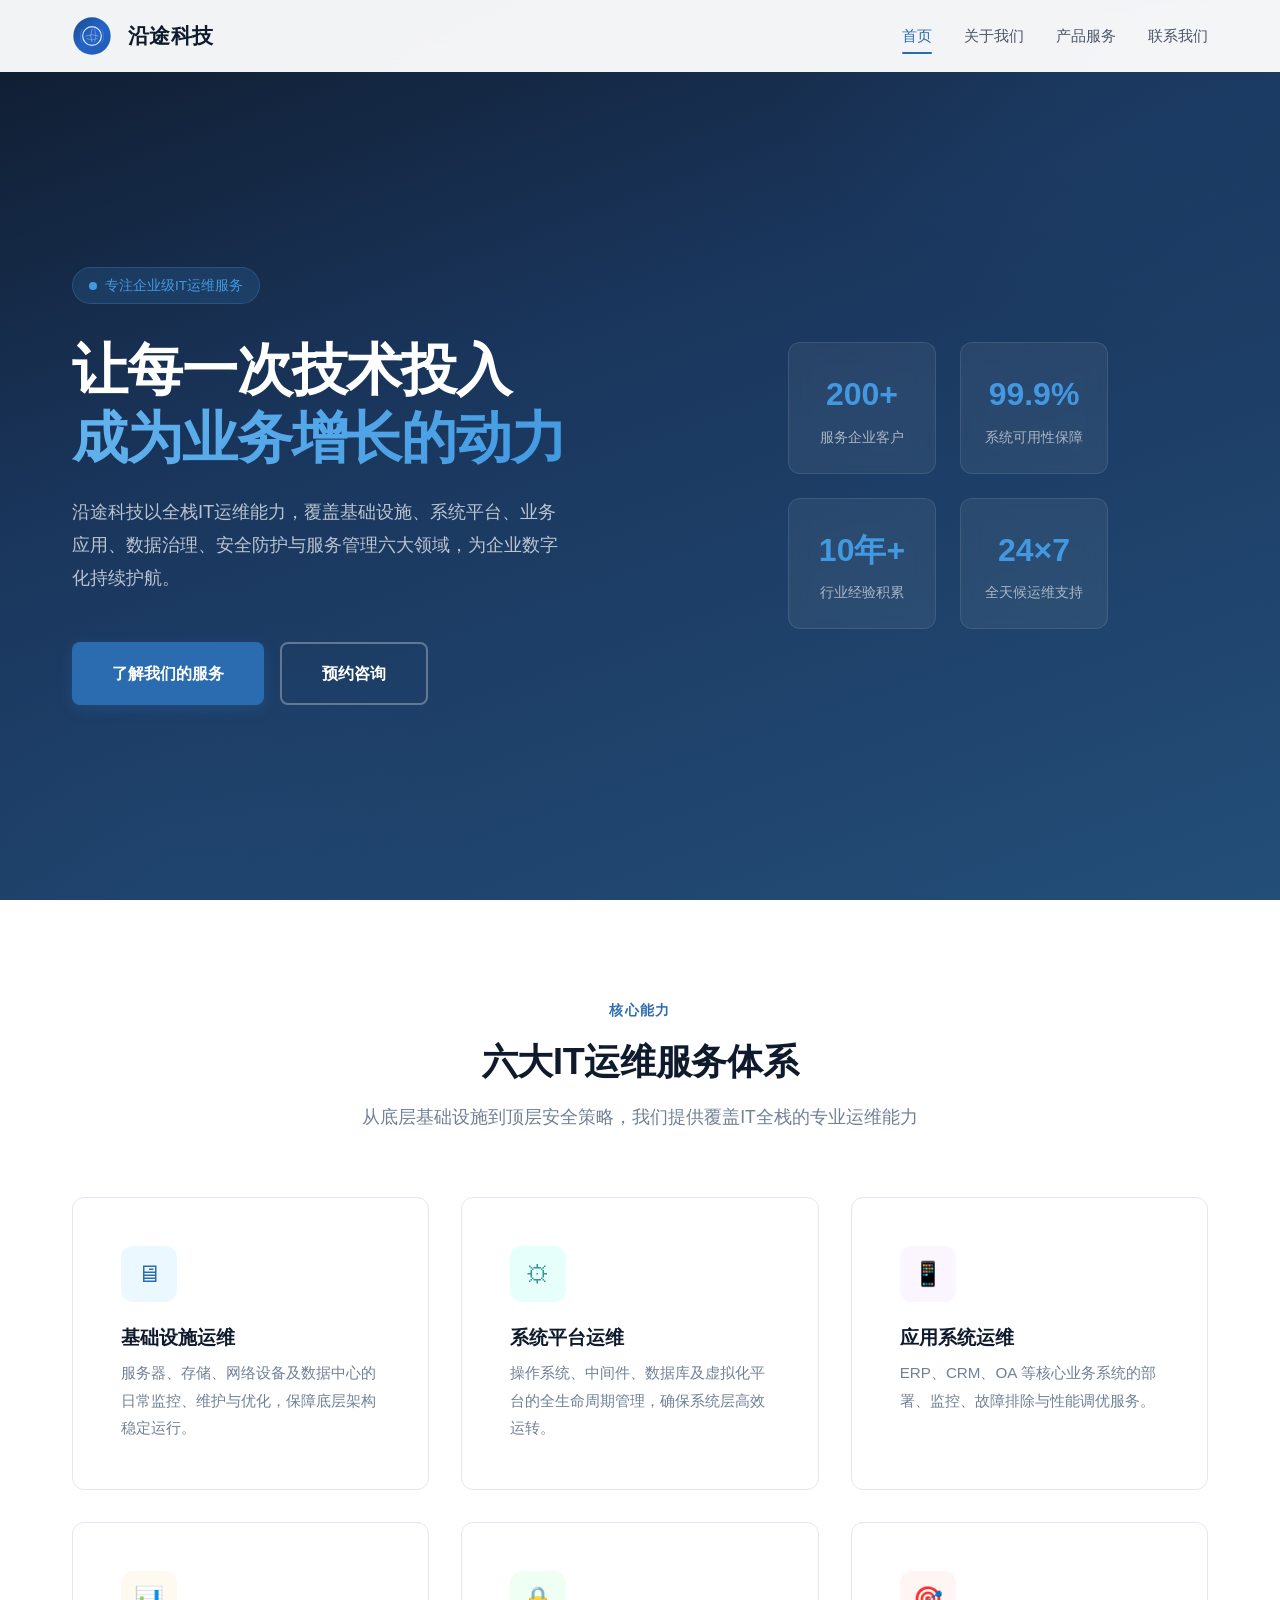
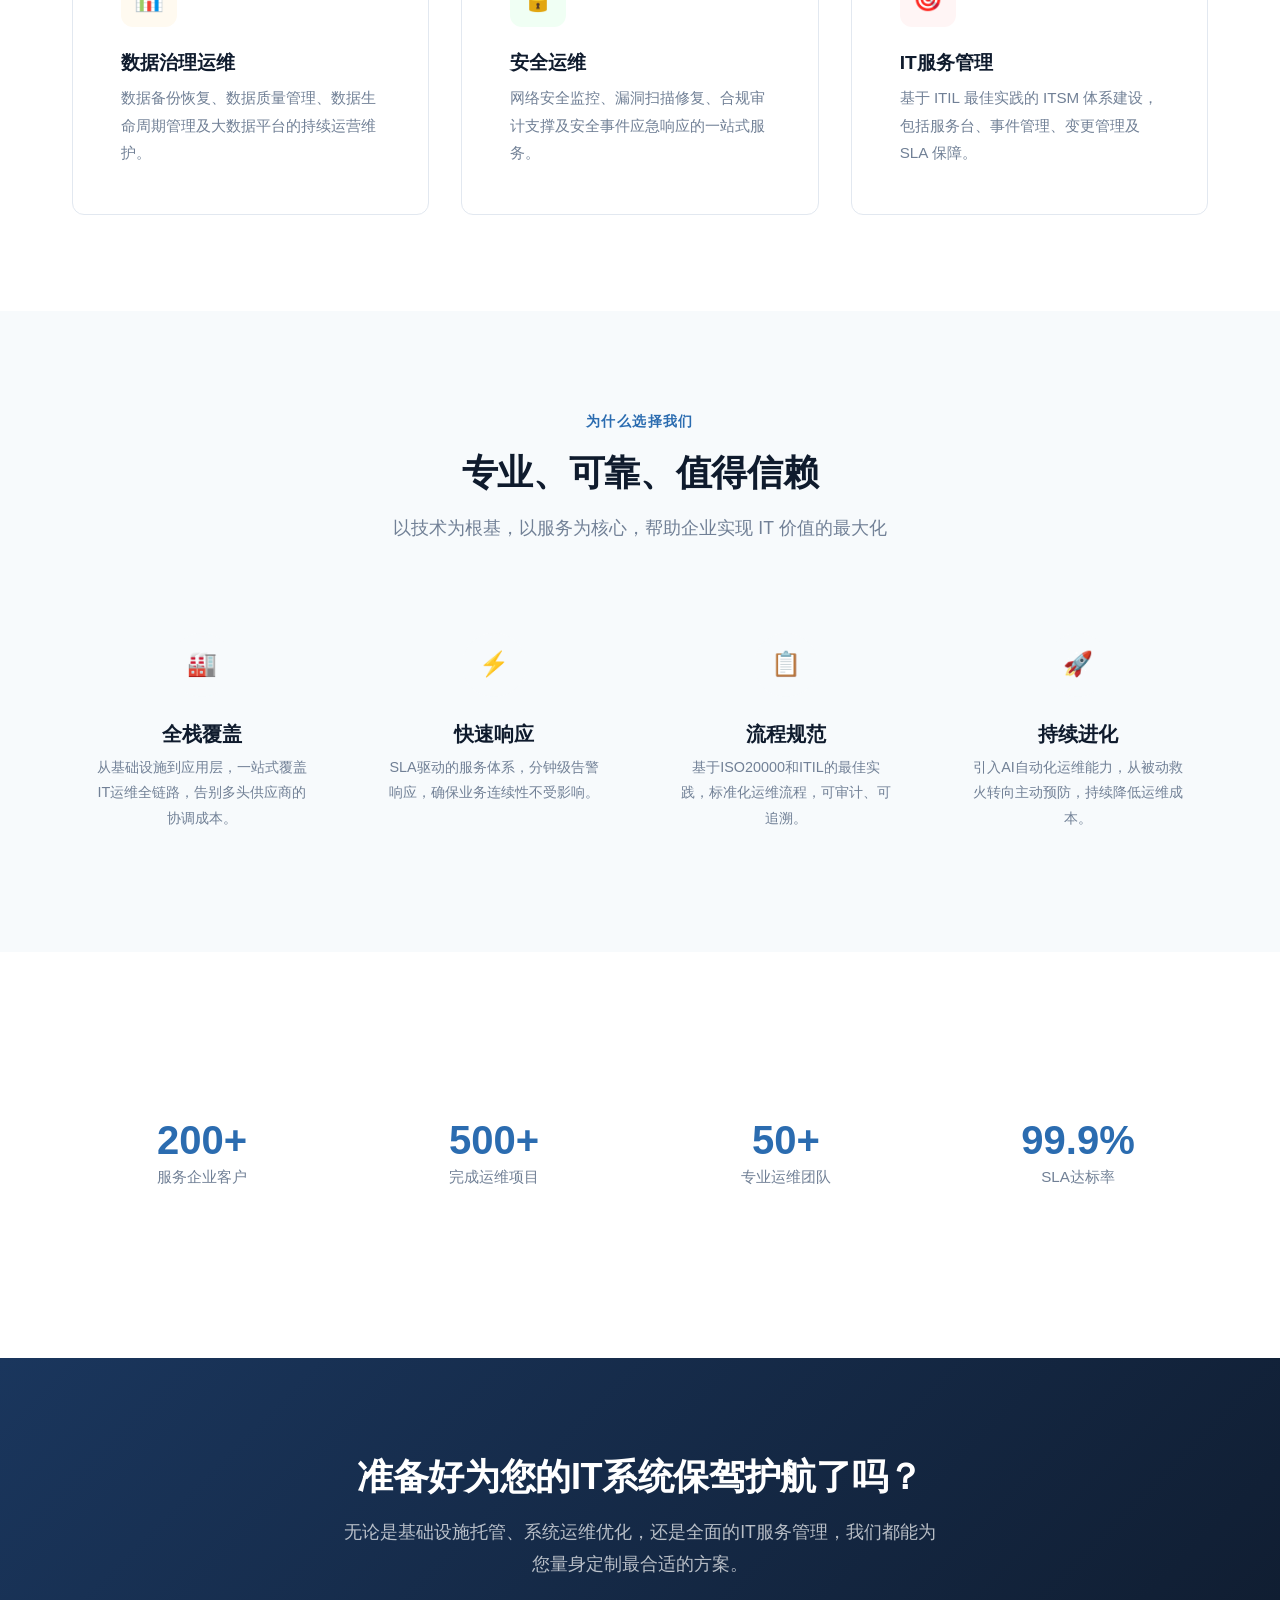
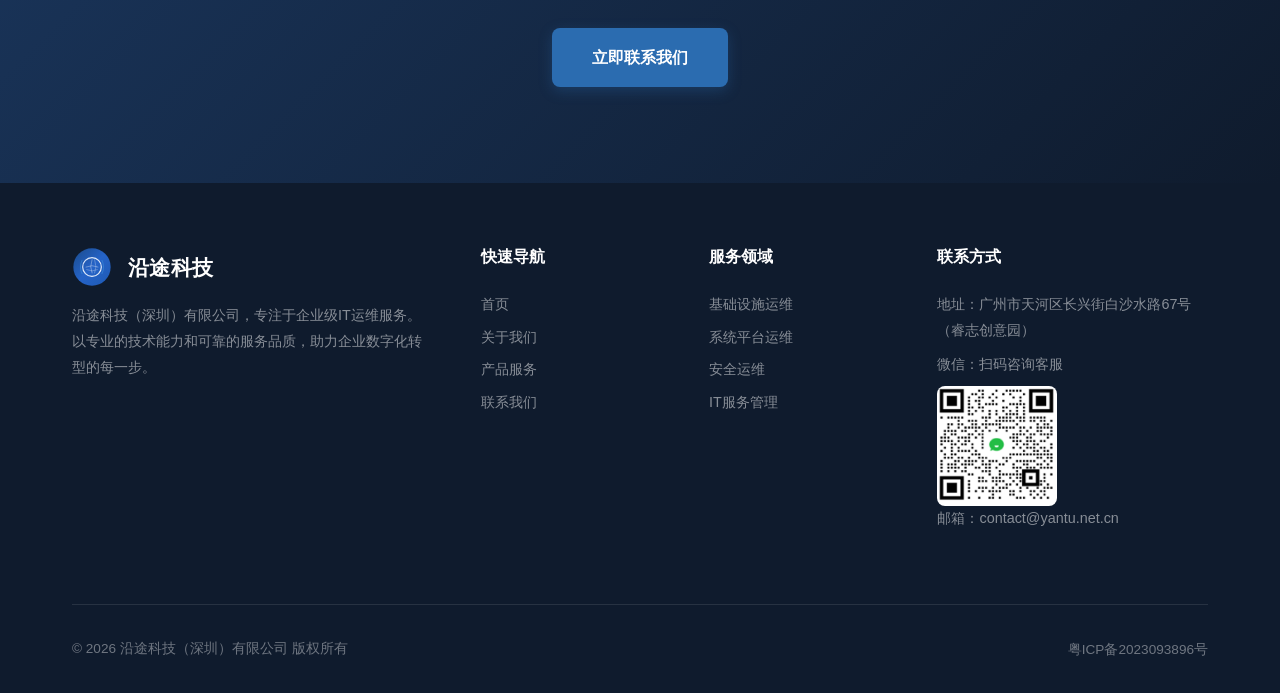
<file: index.html>
<!DOCTYPE html>
<html lang="zh-CN">
<head>
  <meta charset="UTF-8">
  <meta name="viewport" content="width=device-width, initial-scale=1.0">
  <meta name="description" content="沿途科技（深圳）有限公司 — 专注于企业级IT运维服务，提供基础设施、系统、应用、数据、安全及服务管理等全方位解决方案。">
  <title>沿途科技（深圳）有限公司 — 企业级IT运维专家</title>
  <link rel="stylesheet" href="css/style.css">
</head>
<body>

  <!-- Header -->
  <header class="header">
    <div class="container">
      <a href="index.html" class="logo">
        <img src="images/logo.svg" alt="沿途科技" class="logo-icon">
        <span>沿途科技</span>
      </a>
      <nav class="nav">
        <a href="index.html" class="active">首页</a>
        <a href="about.html">关于我们</a>
        <a href="services.html">产品服务</a>
        <a href="contact.html">联系我们</a>
      </nav>
      <button class="menu-toggle" aria-label="菜单">
        <span></span><span></span><span></span>
      </button>
    </div>
  </header>

  <!-- Hero Section -->
  <section class="hero">
    <div class="container">
      <div class="hero-content fade-up">
        <div class="hero-badge">
          <span class="dot"></span>
          专注企业级IT运维服务
        </div>
        <h1>
          让每一次技术投入<br>
          <span>成为业务增长的动力</span>
        </h1>
        <p>
          沿途科技以全栈IT运维能力，覆盖基础设施、系统平台、业务应用、数据治理、安全防护与服务管理六大领域，为企业数字化持续护航。
        </p>
        <div class="hero-actions">
          <a href="services.html" class="btn btn-primary btn-lg">了解我们的服务</a>
          <a href="contact.html" class="btn btn-outline-light btn-lg">预约咨询</a>
        </div>
      </div>
      <div class="hero-visual fade-up delay-2">
        <div class="hero-card-grid">
          <div class="hero-stat-card">
            <div class="number">200+</div>
            <div class="label">服务企业客户</div>
          </div>
          <div class="hero-stat-card">
            <div class="number">99.9%</div>
            <div class="label">系统可用性保障</div>
          </div>
          <div class="hero-stat-card">
            <div class="number">10年+</div>
            <div class="label">行业经验积累</div>
          </div>
          <div class="hero-stat-card">
            <div class="number">24×7</div>
            <div class="label">全天候运维支持</div>
          </div>
        </div>
      </div>
    </div>
  </section>

  <!-- Services Overview -->
  <section class="section">
    <div class="container">
      <div class="section-header fade-up">
        <div class="label">核心能力</div>
        <h2>六大IT运维服务体系</h2>
        <p>从底层基础设施到顶层安全策略，我们提供覆盖IT全栈的专业运维能力</p>
      </div>
      <div class="services-grid">
        <div class="service-card fade-up delay-1">
          <div class="service-icon blue">🖥</div>
          <h3>基础设施运维</h3>
          <p>服务器、存储、网络设备及数据中心的日常监控、维护与优化，保障底层架构稳定运行。</p>
        </div>
        <div class="service-card fade-up delay-2">
          <div class="service-icon teal">⚙</div>
          <h3>系统平台运维</h3>
          <p>操作系统、中间件、数据库及虚拟化平台的全生命周期管理，确保系统层高效运转。</p>
        </div>
        <div class="service-card fade-up delay-3">
          <div class="service-icon purple">📱</div>
          <h3>应用系统运维</h3>
          <p>ERP、CRM、OA 等核心业务系统的部署、监控、故障排除与性能调优服务。</p>
        </div>
        <div class="service-card fade-up delay-1">
          <div class="service-icon orange">📊</div>
          <h3>数据治理运维</h3>
          <p>数据备份恢复、数据质量管理、数据生命周期管理及大数据平台的持续运营维护。</p>
        </div>
        <div class="service-card fade-up delay-2">
          <div class="service-icon green">🔒</div>
          <h3>安全运维</h3>
          <p>网络安全监控、漏洞扫描修复、合规审计支撑及安全事件应急响应的一站式服务。</p>
        </div>
        <div class="service-card fade-up delay-3">
          <div class="service-icon red">🎯</div>
          <h3>IT服务管理</h3>
          <p>基于 ITIL 最佳实践的 ITSM 体系建设，包括服务台、事件管理、变更管理及 SLA 保障。</p>
        </div>
      </div>
    </div>
  </section>

  <!-- Why Choose Us -->
  <section class="section bg-gray">
    <div class="container">
      <div class="section-header fade-up">
        <div class="label">为什么选择我们</div>
        <h2>专业、可靠、值得信赖</h2>
        <p>以技术为根基，以服务为核心，帮助企业实现 IT 价值的最大化</p>
      </div>
      <div class="features-grid">
        <div class="feature-item fade-up delay-1">
          <div class="icon">🏭</div>
          <h4>全栈覆盖</h4>
          <p>从基础设施到应用层，一站式覆盖IT运维全链路，告别多头供应商的协调成本。</p>
        </div>
        <div class="feature-item fade-up delay-2">
          <div class="icon">⚡</div>
          <h4>快速响应</h4>
          <p>SLA驱动的服务体系，分钟级告警响应，确保业务连续性不受影响。</p>
        </div>
        <div class="feature-item fade-up delay-3">
          <div class="icon">📋</div>
          <h4>流程规范</h4>
          <p>基于ISO20000和ITIL的最佳实践，标准化运维流程，可审计、可追溯。</p>
        </div>
        <div class="feature-item fade-up delay-4">
          <div class="icon">🚀</div>
          <h4>持续进化</h4>
          <p>引入AI自动化运维能力，从被动救火转向主动预防，持续降低运维成本。</p>
        </div>
      </div>
    </div>
  </section>

  <!-- Stats Section -->
  <section class="section">
    <div class="container">
      <div class="stats-bar">
        <div class="stat-item fade-up delay-1">
          <div class="stat-number">200+</div>
          <div class="stat-label">服务企业客户</div>
        </div>
        <div class="stat-item fade-up delay-2">
          <div class="stat-number">500+</div>
          <div class="stat-label">完成运维项目</div>
        </div>
        <div class="stat-item fade-up delay-3">
          <div class="stat-number">50+</div>
          <div class="stat-label">专业运维团队</div>
        </div>
        <div class="stat-item fade-up delay-4">
          <div class="stat-number">99.9%</div>
          <div class="stat-label">SLA达标率</div>
        </div>
      </div>
    </div>
  </section>

  <!-- CTA -->
  <section class="cta-section">
    <div class="container fade-up">
      <h2>准备好为您的IT系统保驾护航了吗？</h2>
      <p>无论是基础设施托管、系统运维优化，还是全面的IT服务管理，我们都能为您量身定制最合适的方案。</p>
      <a href="contact.html" class="btn btn-primary btn-lg">立即联系我们</a>
    </div>
  </section>

  <!-- Footer -->
  <footer class="footer">
    <div class="container">
      <div class="footer-grid">
        <div class="footer-brand">
          <a href="index.html" class="logo">
            <img src="images/logo.svg" alt="沿途科技" class="logo-icon">
            <span>沿途科技</span>
          </a>
          <p>沿途科技（深圳）有限公司，专注于企业级IT运维服务。以专业的技术能力和可靠的服务品质，助力企业数字化转型的每一步。</p>
        </div>
        <div class="footer-links-col">
          <h4>快速导航</h4>
          <div class="footer-links">
            <a href="index.html">首页</a>
            <a href="about.html">关于我们</a>
            <a href="services.html">产品服务</a>
            <a href="contact.html">联系我们</a>
          </div>
        </div>
        <div class="footer-links-col">
          <h4>服务领域</h4>
          <div class="footer-links">
            <a href="services.html">基础设施运维</a>
            <a href="services.html">系统平台运维</a>
            <a href="services.html">安全运维</a>
            <a href="services.html">IT服务管理</a>
          </div>
        </div>
        <div class="footer-contact">
          <h4>联系方式</h4>
          <p>地址：广州市天河区长兴街白沙水路67号（睿志创意园）</p>
          <p>微信：扫码咨询客服</p>
          <img src="images/wechat-qrcode.png" alt="微信扫码咨询客服" style="width:120px;height:120px;margin-top:4px;border-radius:8px;">
          <p>邮箱：contact@yantu.net.cn</p>
        </div>
      </div>
      <div class="footer-bottom">
        <p>&copy; 2026 沿途科技（深圳）有限公司 版权所有</p>
        <a href="https://beian.miit.gov.cn/" target="_blank" rel="noopener">粤ICP备2023093896号</a>
      </div>
    </div>
  </footer>

  <script src="js/main.js"></script>
</body>
</html>
</file>
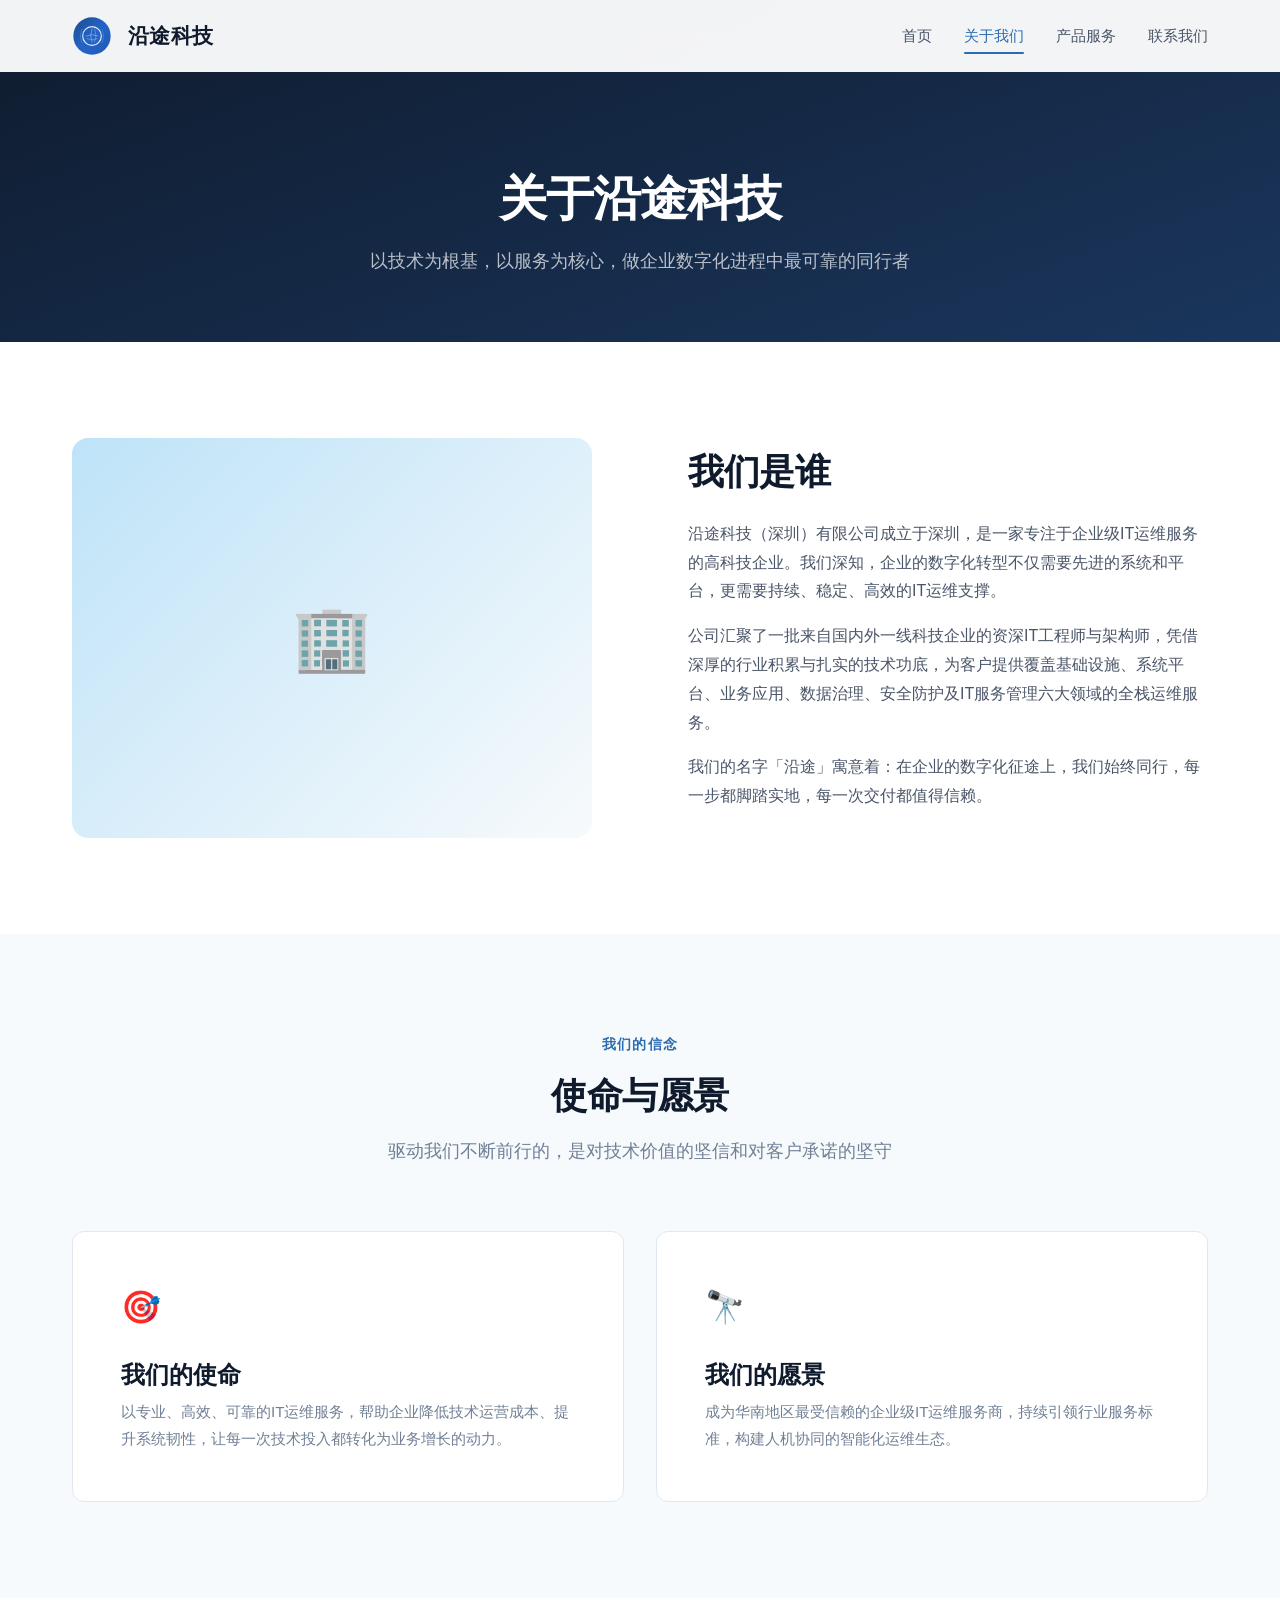
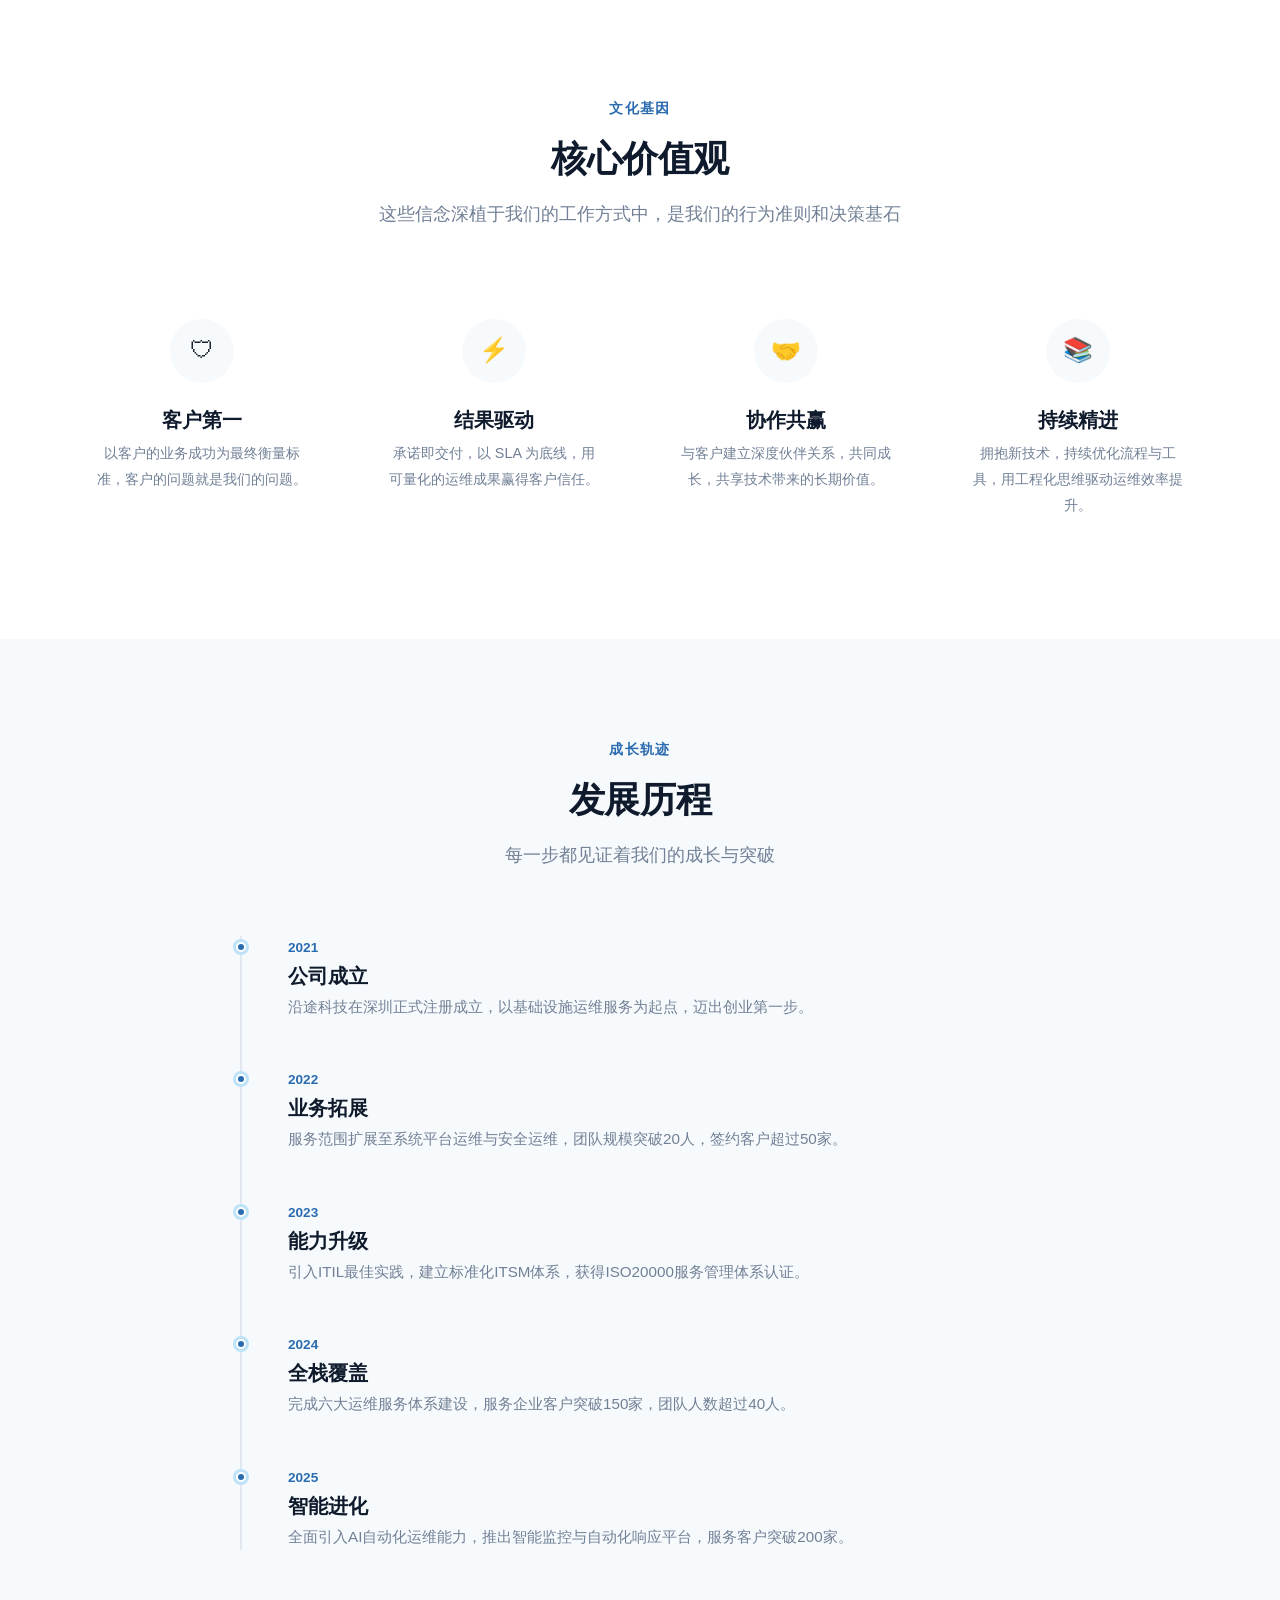
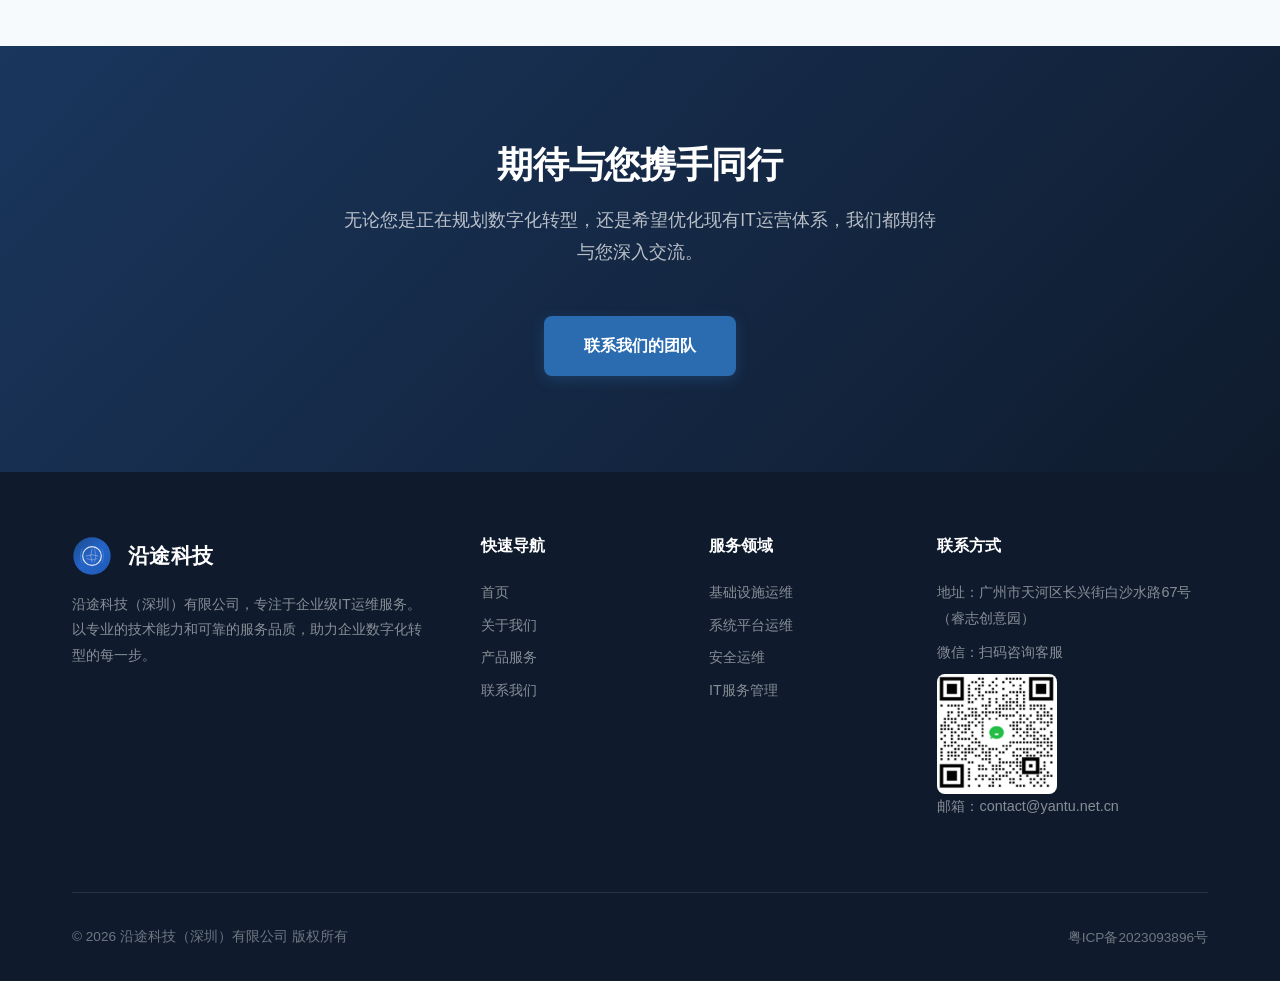
<file: about.html>
<!DOCTYPE html>
<html lang="zh-CN">
<head>
  <meta charset="UTF-8">
  <meta name="viewport" content="width=device-width, initial-scale=1.0">
  <meta name="description" content="了解沿途科技（深圳）有限公司 — 我们的使命、愿景、核心价值观和发展历程。">
  <title>关于我们 — 沿途科技（深圳）有限公司</title>
  <link rel="stylesheet" href="css/style.css">
</head>
<body>

  <!-- Header -->
  <header class="header">
    <div class="container">
      <a href="index.html" class="logo">
        <img src="images/logo.svg" alt="沿途科技" class="logo-icon">
        <span>沿途科技</span>
      </a>
      <nav class="nav">
        <a href="index.html">首页</a>
        <a href="about.html" class="active">关于我们</a>
        <a href="services.html">产品服务</a>
        <a href="contact.html">联系我们</a>
      </nav>
      <button class="menu-toggle" aria-label="菜单">
        <span></span><span></span><span></span>
      </button>
    </div>
  </header>

  <!-- Page Banner -->
  <section class="page-banner">
    <div class="container fade-up">
      <h1>关于沿途科技</h1>
      <p>以技术为根基，以服务为核心，做企业数字化进程中最可靠的同行者</p>
    </div>
  </section>

  <!-- About Content -->
  <section class="section">
    <div class="container">
      <div class="about-content">
        <div class="fade-up delay-1">
          <div class="about-image">🏢</div>
        </div>
        <div class="about-text fade-up delay-2">
          <h2>我们是谁</h2>
          <p>
            沿途科技（深圳）有限公司成立于深圳，是一家专注于企业级IT运维服务的高科技企业。我们深知，企业的数字化转型不仅需要先进的系统和平台，更需要持续、稳定、高效的IT运维支撑。
          </p>
          <p>
            公司汇聚了一批来自国内外一线科技企业的资深IT工程师与架构师，凭借深厚的行业积累与扎实的技术功底，为客户提供覆盖基础设施、系统平台、业务应用、数据治理、安全防护及IT服务管理六大领域的全栈运维服务。
          </p>
          <p>
            我们的名字「沿途」寓意着：在企业的数字化征途上，我们始终同行，每一步都脚踏实地，每一次交付都值得信赖。
          </p>
        </div>
      </div>
    </div>
  </section>

  <!-- Mission & Vision -->
  <section class="section bg-gray">
    <div class="container">
      <div class="section-header fade-up">
        <div class="label">我们的信念</div>
        <h2>使命与愿景</h2>
        <p>驱动我们不断前行的，是对技术价值的坚信和对客户承诺的坚守</p>
      </div>
      <div class="mission-grid">
        <div class="mission-card fade-up delay-1">
          <div class="icon">🎯</div>
          <h3>我们的使命</h3>
          <p>以专业、高效、可靠的IT运维服务，帮助企业降低技术运营成本、提升系统韧性，让每一次技术投入都转化为业务增长的动力。</p>
        </div>
        <div class="mission-card fade-up delay-2">
          <div class="icon">🔭</div>
          <h3>我们的愿景</h3>
          <p>成为华南地区最受信赖的企业级IT运维服务商，持续引领行业服务标准，构建人机协同的智能化运维生态。</p>
        </div>
      </div>
    </div>
  </section>

  <!-- Core Values -->
  <section class="section">
    <div class="container">
      <div class="section-header fade-up">
        <div class="label">文化基因</div>
        <h2>核心价值观</h2>
        <p>这些信念深植于我们的工作方式中，是我们的行为准则和决策基石</p>
      </div>
      <div class="features-grid">
        <div class="feature-item fade-up delay-1">
          <div class="icon">🛡</div>
          <h4>客户第一</h4>
          <p>以客户的业务成功为最终衡量标准，客户的问题就是我们的问题。</p>
        </div>
        <div class="feature-item fade-up delay-2">
          <div class="icon">⚡</div>
          <h4>结果驱动</h4>
          <p>承诺即交付，以 SLA 为底线，用可量化的运维成果赢得客户信任。</p>
        </div>
        <div class="feature-item fade-up delay-3">
          <div class="icon">🤝</div>
          <h4>协作共赢</h4>
          <p>与客户建立深度伙伴关系，共同成长，共享技术带来的长期价值。</p>
        </div>
        <div class="feature-item fade-up delay-4">
          <div class="icon">📚</div>
          <h4>持续精进</h4>
          <p>拥抱新技术，持续优化流程与工具，用工程化思维驱动运维效率提升。</p>
        </div>
      </div>
    </div>
  </section>

  <!-- Development Timeline -->
  <section class="section bg-gray">
    <div class="container">
      <div class="section-header fade-up">
        <div class="label">成长轨迹</div>
        <h2>发展历程</h2>
        <p>每一步都见证着我们的成长与突破</p>
      </div>
      <div class="timeline fade-up delay-2">
        <div class="timeline-item">
          <div class="timeline-year">2021</div>
          <h4>公司成立</h4>
          <p>沿途科技在深圳正式注册成立，以基础设施运维服务为起点，迈出创业第一步。</p>
        </div>
        <div class="timeline-item">
          <div class="timeline-year">2022</div>
          <h4>业务拓展</h4>
          <p>服务范围扩展至系统平台运维与安全运维，团队规模突破20人，签约客户超过50家。</p>
        </div>
        <div class="timeline-item">
          <div class="timeline-year">2023</div>
          <h4>能力升级</h4>
          <p>引入ITIL最佳实践，建立标准化ITSM体系，获得ISO20000服务管理体系认证。</p>
        </div>
        <div class="timeline-item">
          <div class="timeline-year">2024</div>
          <h4>全栈覆盖</h4>
          <p>完成六大运维服务体系建设，服务企业客户突破150家，团队人数超过40人。</p>
        </div>
        <div class="timeline-item">
          <div class="timeline-year">2025</div>
          <h4>智能进化</h4>
          <p>全面引入AI自动化运维能力，推出智能监控与自动化响应平台，服务客户突破200家。</p>
        </div>
      </div>
    </div>
  </section>

  <!-- CTA -->
  <section class="cta-section">
    <div class="container fade-up">
      <h2>期待与您携手同行</h2>
      <p>无论您是正在规划数字化转型，还是希望优化现有IT运营体系，我们都期待与您深入交流。</p>
      <a href="contact.html" class="btn btn-primary btn-lg">联系我们的团队</a>
    </div>
  </section>

  <!-- Footer -->
  <footer class="footer">
    <div class="container">
      <div class="footer-grid">
        <div class="footer-brand">
          <a href="index.html" class="logo">
            <img src="images/logo.svg" alt="沿途科技" class="logo-icon">
            <span>沿途科技</span>
          </a>
          <p>沿途科技（深圳）有限公司，专注于企业级IT运维服务。以专业的技术能力和可靠的服务品质，助力企业数字化转型的每一步。</p>
        </div>
        <div class="footer-links-col">
          <h4>快速导航</h4>
          <div class="footer-links">
            <a href="index.html">首页</a>
            <a href="about.html">关于我们</a>
            <a href="services.html">产品服务</a>
            <a href="contact.html">联系我们</a>
          </div>
        </div>
        <div class="footer-links-col">
          <h4>服务领域</h4>
          <div class="footer-links">
            <a href="services.html">基础设施运维</a>
            <a href="services.html">系统平台运维</a>
            <a href="services.html">安全运维</a>
            <a href="services.html">IT服务管理</a>
          </div>
        </div>
        <div class="footer-contact">
          <h4>联系方式</h4>
          <p>地址：广州市天河区长兴街白沙水路67号（睿志创意园）</p>
          <p>微信：扫码咨询客服</p>
          <img src="images/wechat-qrcode.png" alt="微信扫码咨询客服" style="width:120px;height:120px;margin-top:4px;border-radius:8px;">
          <p>邮箱：contact@yantu.net.cn</p>
        </div>
      </div>
      <div class="footer-bottom">
        <p>&copy; 2026 沿途科技（深圳）有限公司 版权所有</p>
        <a href="https://beian.miit.gov.cn/" target="_blank" rel="noopener">粤ICP备2023093896号</a>
      </div>
    </div>
  </footer>

  <script src="js/main.js"></script>
</body>
</html>
</file>
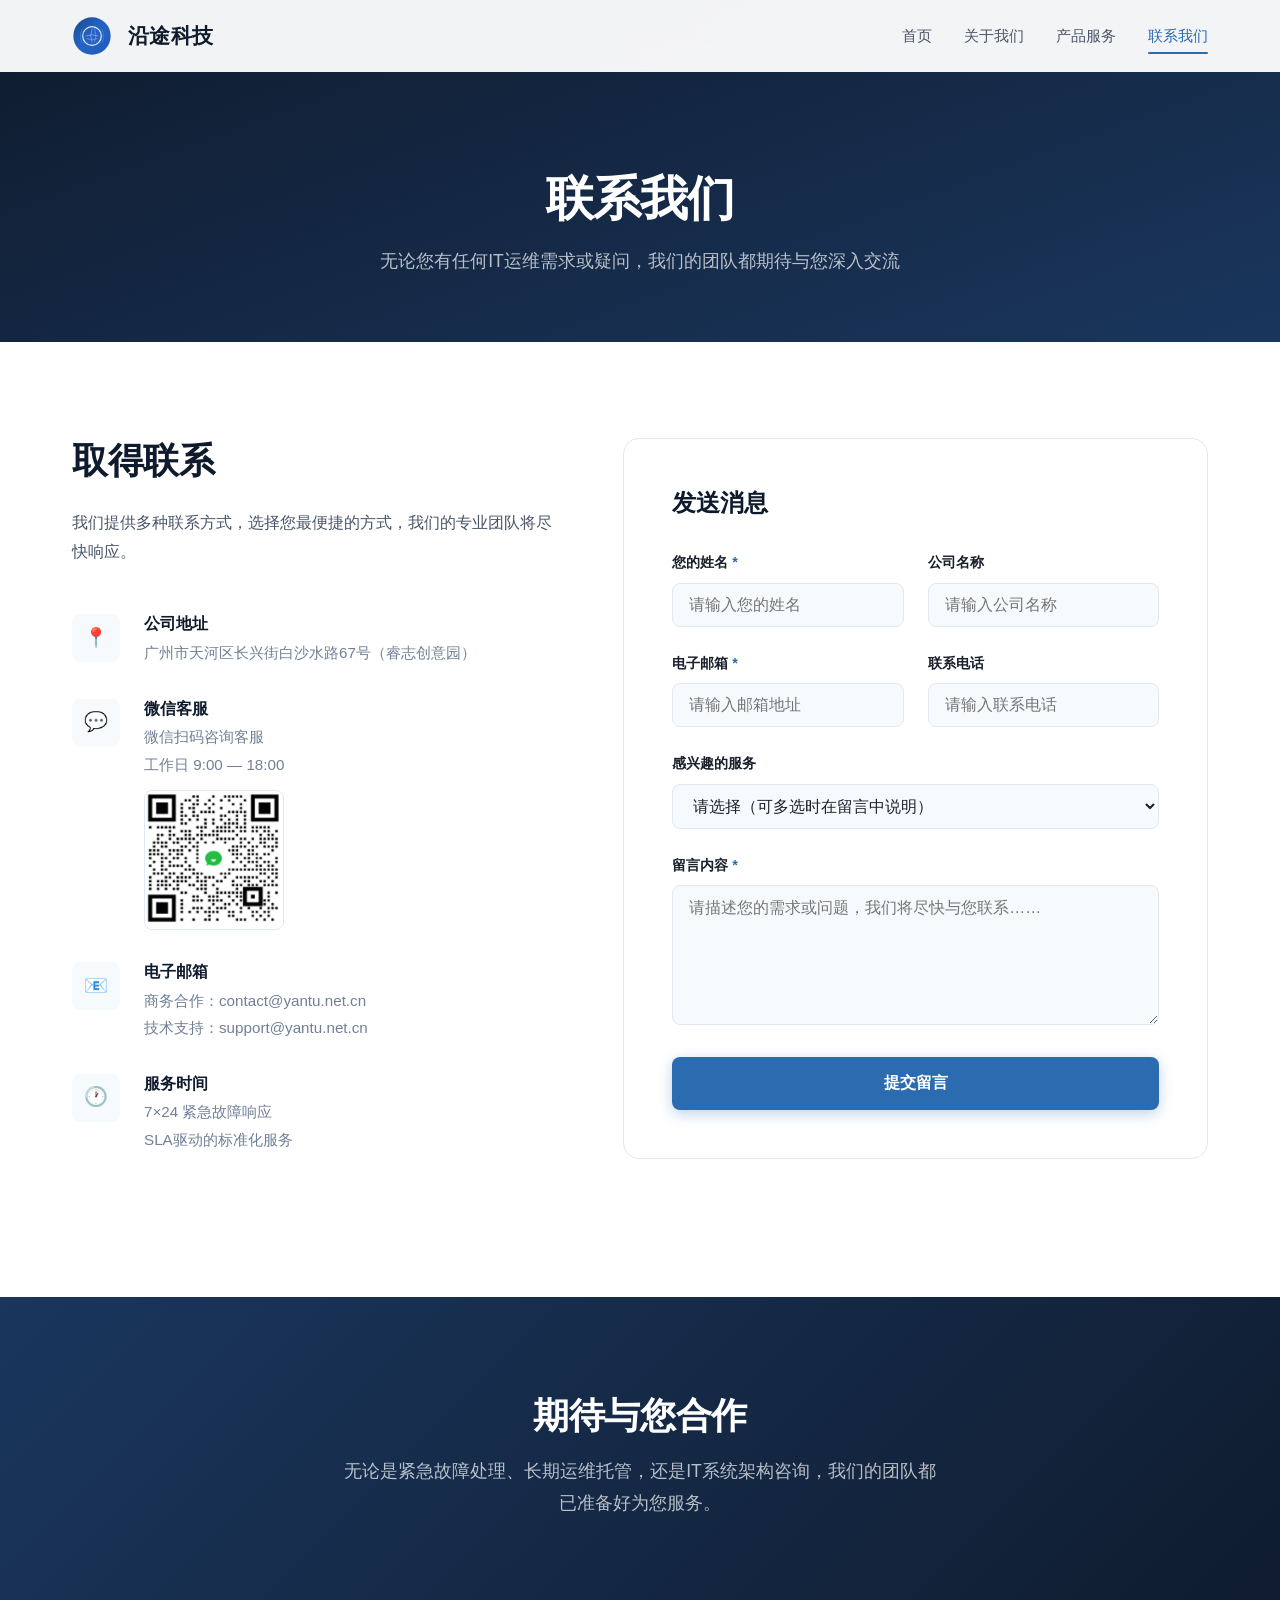
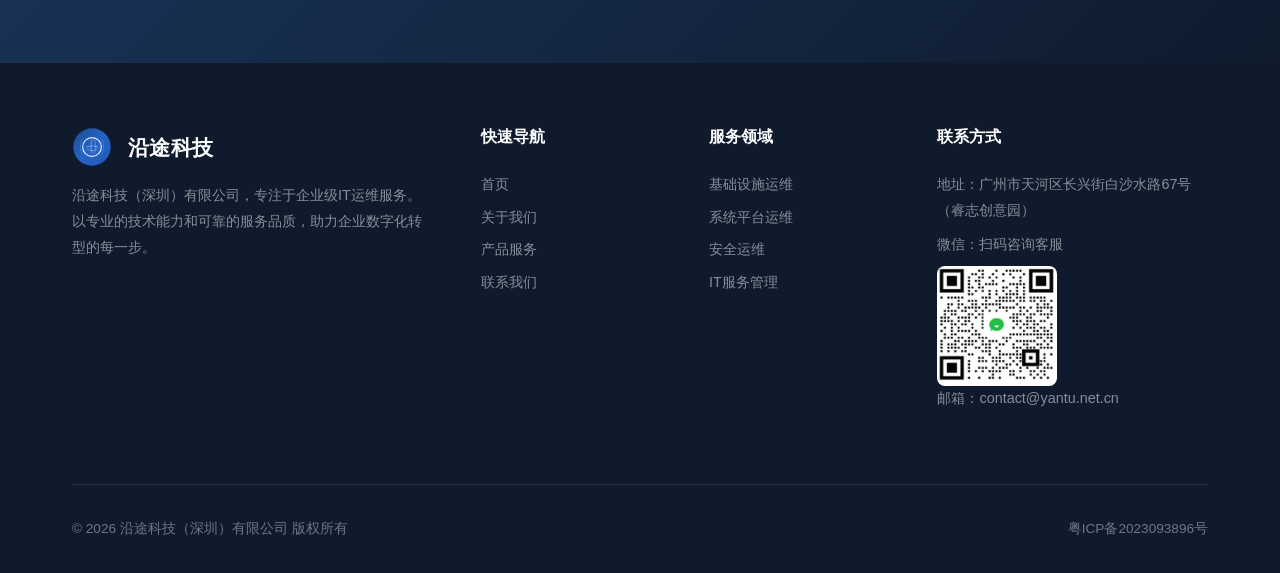
<file: contact.html>
<!DOCTYPE html>
<html lang="zh-CN">
<head>
  <meta charset="UTF-8">
  <meta name="viewport" content="width=device-width, initial-scale=1.0">
  <meta name="description" content="联系沿途科技（深圳）有限公司 — 获取企业级IT运维服务方案，我们随时为您提供专业咨询。">
  <title>联系我们 — 沿途科技（深圳）有限公司</title>
  <link rel="stylesheet" href="css/style.css">
</head>
<body>

  <!-- Header -->
  <header class="header">
    <div class="container">
      <a href="index.html" class="logo">
        <img src="images/logo.svg" alt="沿途科技" class="logo-icon">
        <span>沿途科技</span>
      </a>
      <nav class="nav">
        <a href="index.html">首页</a>
        <a href="about.html">关于我们</a>
        <a href="services.html">产品服务</a>
        <a href="contact.html" class="active">联系我们</a>
      </nav>
      <button class="menu-toggle" aria-label="菜单">
        <span></span><span></span><span></span>
      </button>
    </div>
  </header>

  <!-- Page Banner -->
  <section class="page-banner">
    <div class="container fade-up">
      <h1>联系我们</h1>
      <p>无论您有任何IT运维需求或疑问，我们的团队都期待与您深入交流</p>
    </div>
  </section>

  <!-- Contact Section -->
  <section class="section">
    <div class="container">
      <div class="contact-grid">
        <!-- Contact Info -->
        <div class="contact-info fade-up delay-1">
          <h2>取得联系</h2>
          <p>我们提供多种联系方式，选择您最便捷的方式，我们的专业团队将尽快响应。</p>

          <div class="contact-details">
            <div class="contact-item">
              <div class="icon">📍</div>
              <div>
                <h4>公司地址</h4>
                <p>广州市天河区长兴街白沙水路67号（睿志创意园）</p>
              </div>
            </div>
            <div class="contact-item">
              <div class="icon">💬</div>
              <div>
                <h4>微信客服</h4>
                <p>微信扫码咨询客服<br>工作日 9:00 — 18:00</p>
                <img src="images/wechat-qrcode.png" alt="微信扫码咨询客服" style="width:140px;height:140px;margin-top:12px;border-radius:8px;border:1px solid var(--color-border);">
              </div>
            </div>
            <div class="contact-item">
              <div class="icon">📧</div>
              <div>
                <h4>电子邮箱</h4>
                <p>商务合作：contact@yantu.net.cn<br>技术支持：support@yantu.net.cn</p>
              </div>
            </div>
            <div class="contact-item">
              <div class="icon">🕐</div>
              <div>
                <h4>服务时间</h4>
                <p>7×24 紧急故障响应<br>SLA驱动的标准化服务</p>
              </div>
            </div>
          </div>
        </div>

        <!-- Contact Form -->
        <div class="fade-up delay-2">
          <div class="contact-form" id="contact-form">
            <h3>发送消息</h3>
            <form id="contactForm" method="POST">
              <input type="hidden" name="_subject" value="[沿途科技官网] 新留言通知">
              <input type="hidden" name="_captcha" value="false">
              <div class="form-row">
                <div class="form-group">
                  <label for="name">您的姓名 <span class="text-accent">*</span></label>
                  <input type="text" id="name" name="name" placeholder="请输入您的姓名" required>
                </div>
                <div class="form-group">
                  <label for="company">公司名称</label>
                  <input type="text" id="company" name="company" placeholder="请输入公司名称">
                </div>
              </div>
              <div class="form-row">
                <div class="form-group">
                  <label for="email">电子邮箱 <span class="text-accent">*</span></label>
                  <input type="email" id="email" name="email" placeholder="请输入邮箱地址" required>
                </div>
                <div class="form-group">
                  <label for="phone">联系电话</label>
                  <input type="tel" id="phone" name="phone" placeholder="请输入联系电话">
                </div>
              </div>
              <div class="form-group">
                <label for="service">感兴趣的服务</label>
                <select id="service" name="service">
                  <option value="">请选择（可多选时在留言中说明）</option>
                  <option value="infrastructure">基础设施运维</option>
                  <option value="system">系统平台运维</option>
                  <option value="application">应用系统运维</option>
                  <option value="data">数据治理运维</option>
                  <option value="security">安全运维</option>
                  <option value="itsm">IT服务管理</option>
                  <option value="all">全栈运维服务</option>
                  <option value="consulting">技术咨询</option>
                  <option value="other">其他</option>
                </select>
              </div>
              <div class="form-group">
                <label for="message">留言内容 <span class="text-accent">*</span></label>
                <textarea id="message" name="message" placeholder="请描述您的需求或问题，我们将尽快与您联系……" required></textarea>
              </div>
              <button type="submit" class="btn btn-primary btn-lg" style="width:100%;">
                提交留言
              </button>
            </form>
          </div>
        </div>
      </div>
    </div>
  </section>

  <!-- CTA -->
  <section class="cta-section">
    <div class="container fade-up">
      <h2>期待与您合作</h2>
      <p>无论是紧急故障处理、长期运维托管，还是IT系统架构咨询，我们的团队都已准备好为您服务。</p>
    </div>
  </section>

  <!-- Footer -->
  <footer class="footer">
    <div class="container">
      <div class="footer-grid">
        <div class="footer-brand">
          <a href="index.html" class="logo">
            <img src="images/logo.svg" alt="沿途科技" class="logo-icon">
            <span>沿途科技</span>
          </a>
          <p>沿途科技（深圳）有限公司，专注于企业级IT运维服务。以专业的技术能力和可靠的服务品质，助力企业数字化转型的每一步。</p>
        </div>
        <div class="footer-links-col">
          <h4>快速导航</h4>
          <div class="footer-links">
            <a href="index.html">首页</a>
            <a href="about.html">关于我们</a>
            <a href="services.html">产品服务</a>
            <a href="contact.html">联系我们</a>
          </div>
        </div>
        <div class="footer-links-col">
          <h4>服务领域</h4>
          <div class="footer-links">
            <a href="services.html">基础设施运维</a>
            <a href="services.html">系统平台运维</a>
            <a href="services.html">安全运维</a>
            <a href="services.html">IT服务管理</a>
          </div>
        </div>
        <div class="footer-contact">
          <h4>联系方式</h4>
          <p>地址：广州市天河区长兴街白沙水路67号（睿志创意园）</p>
          <p>微信：扫码咨询客服</p>
          <img src="images/wechat-qrcode.png" alt="微信扫码咨询客服" style="width:120px;height:120px;margin-top:4px;border-radius:8px;">
          <p>邮箱：contact@yantu.net.cn</p>
        </div>
      </div>
      <div class="footer-bottom">
        <p>&copy; 2026 沿途科技（深圳）有限公司 版权所有</p>
        <a href="https://beian.miit.gov.cn/" target="_blank" rel="noopener">粤ICP备2023093896号</a>
      </div>
    </div>
  </footer>

  <script src="js/main.js"></script>
</body>
</html>
</file>
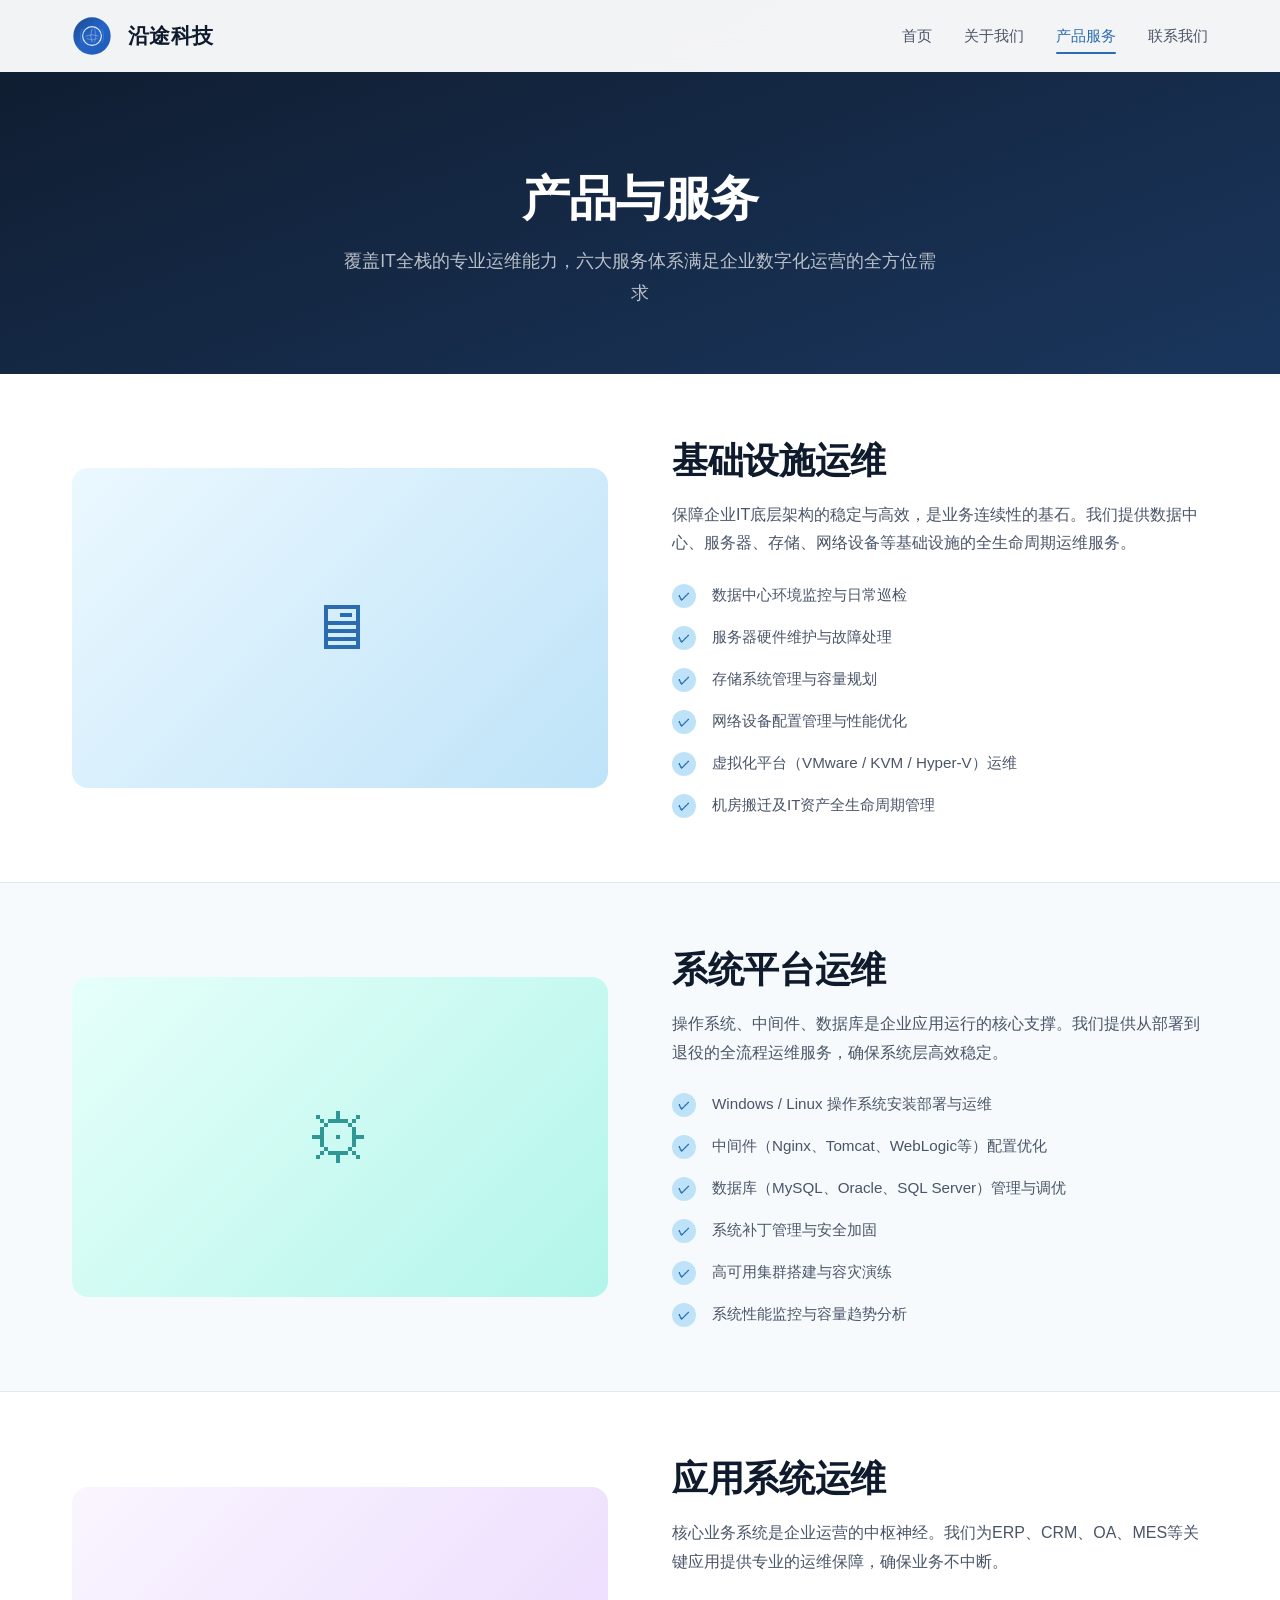
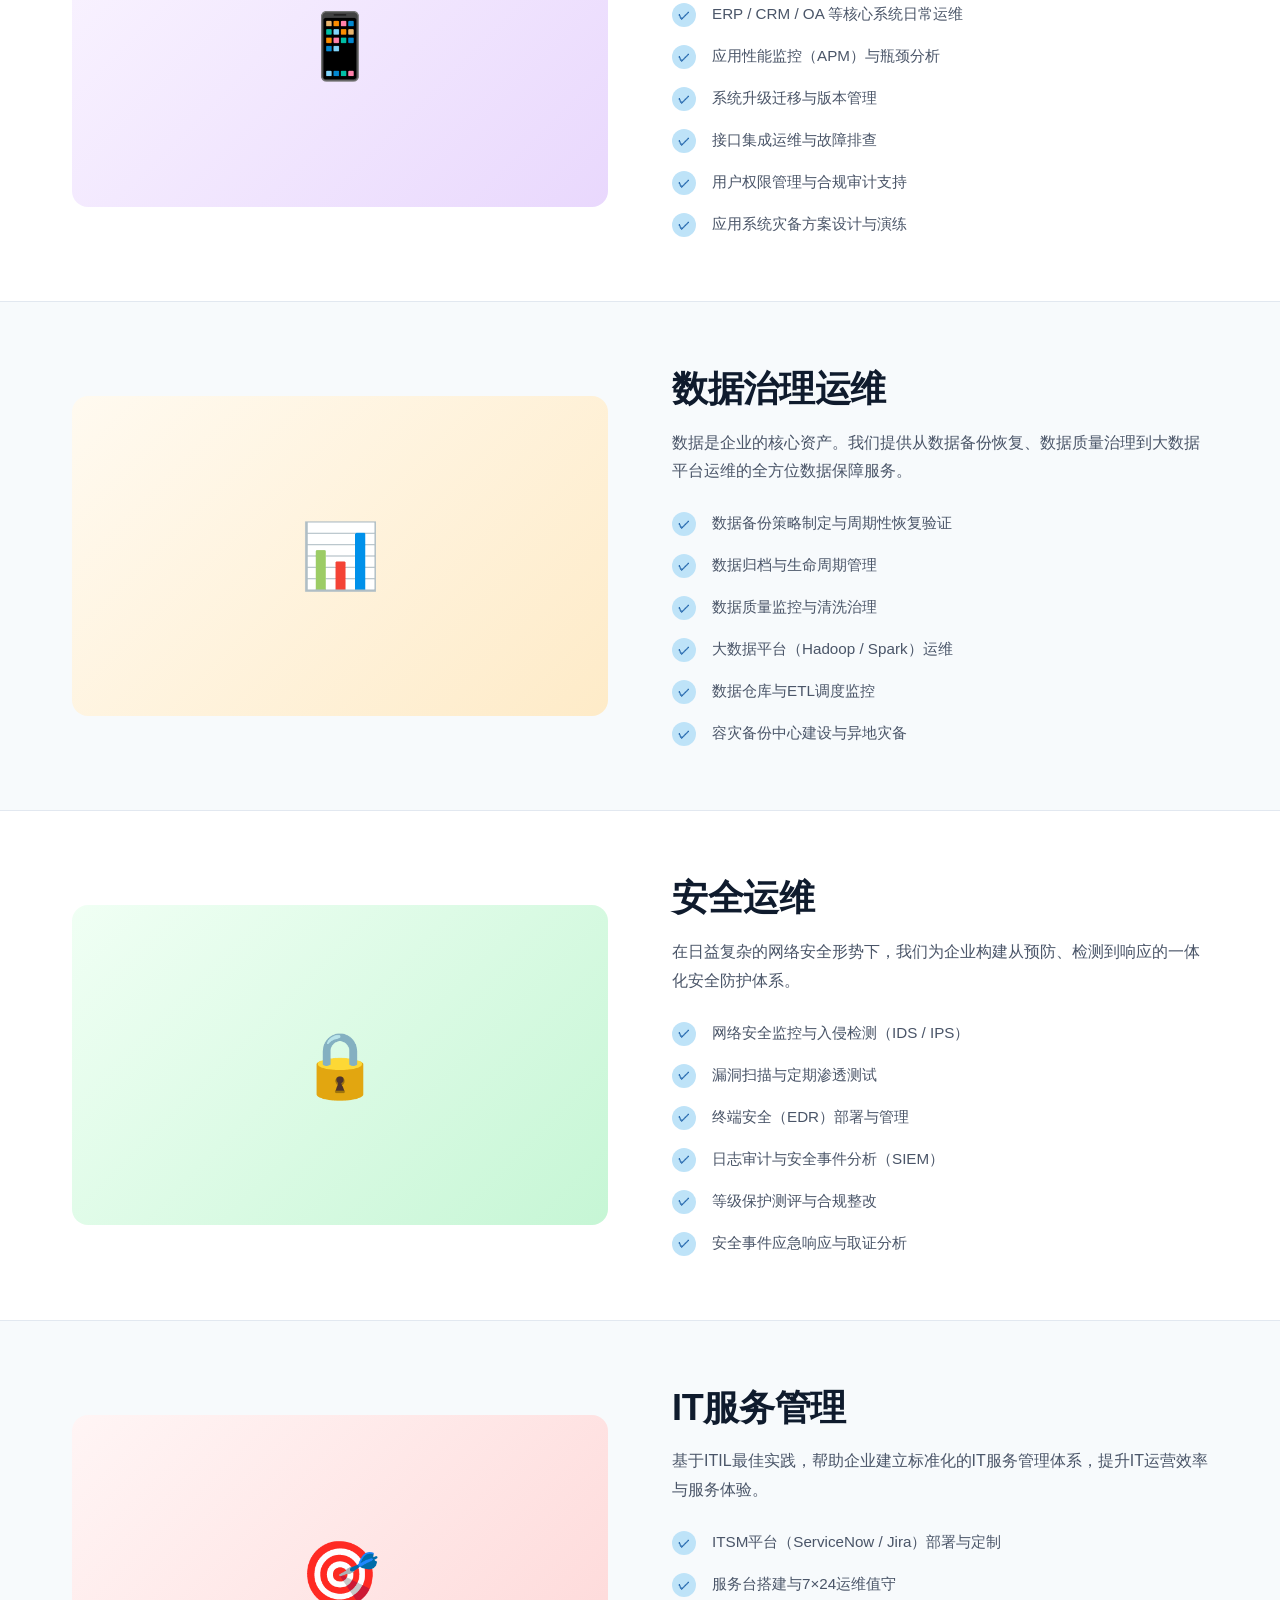
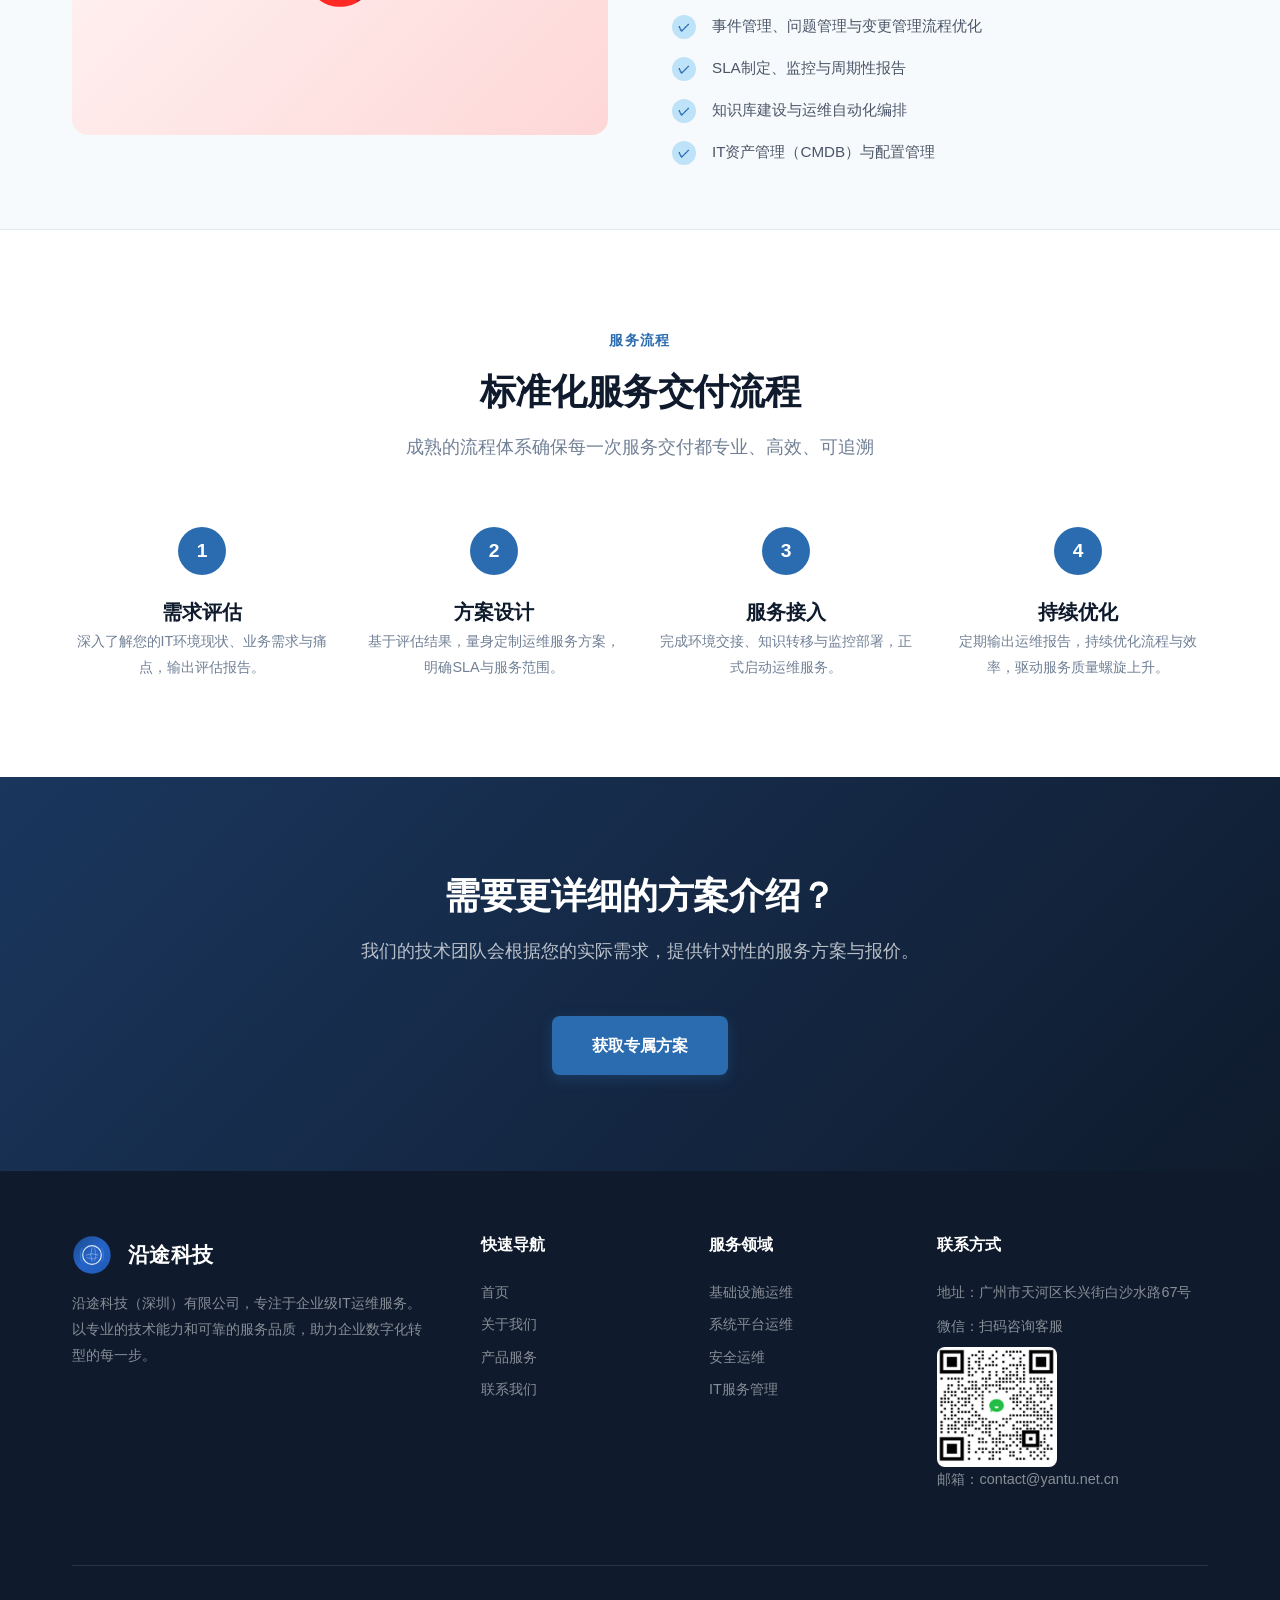
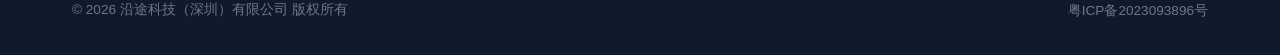
<file: services.html>
<!DOCTYPE html>
<html lang="zh-CN">
<head>
  <meta charset="UTF-8">
  <meta name="viewport" content="width=device-width, initial-scale=1.0">
  <meta name="description" content="沿途科技提供企业级IT运维全栈服务：基础设施运维、系统平台运维、应用系统运维、数据治理运维、安全运维、IT服务管理。">
  <title>产品服务 — 沿途科技（深圳）有限公司</title>
  <link rel="stylesheet" href="css/style.css">
</head>
<body>

  <!-- Header -->
  <header class="header">
    <div class="container">
      <a href="index.html" class="logo">
        <img src="images/logo.svg" alt="沿途科技" class="logo-icon">
        <span>沿途科技</span>
      </a>
      <nav class="nav">
        <a href="index.html">首页</a>
        <a href="about.html">关于我们</a>
        <a href="services.html" class="active">产品服务</a>
        <a href="contact.html">联系我们</a>
      </nav>
      <button class="menu-toggle" aria-label="菜单">
        <span></span><span></span><span></span>
      </button>
    </div>
  </header>

  <!-- Page Banner -->
  <section class="page-banner">
    <div class="container fade-up">
      <h1>产品与服务</h1>
      <p>覆盖IT全栈的专业运维能力，六大服务体系满足企业数字化运营的全方位需求</p>
    </div>
  </section>

  <!-- Service Detail 1: Infrastructure -->
  <section class="service-detail-section">
    <div class="container">
      <div class="service-detail">
        <div class="fade-up delay-1">
          <div class="service-detail-visual blue">🖥</div>
        </div>
        <div class="service-detail-content fade-up delay-2">
          <h2>基础设施运维</h2>
          <p>保障企业IT底层架构的稳定与高效，是业务连续性的基石。我们提供数据中心、服务器、存储、网络设备等基础设施的全生命周期运维服务。</p>
          <ul class="service-detail-list">
            <li>数据中心环境监控与日常巡检</li>
            <li>服务器硬件维护与故障处理</li>
            <li>存储系统管理与容量规划</li>
            <li>网络设备配置管理与性能优化</li>
            <li>虚拟化平台（VMware / KVM / Hyper-V）运维</li>
            <li>机房搬迁及IT资产全生命周期管理</li>
          </ul>
        </div>
      </div>
    </div>
  </section>

  <!-- Service Detail 2: System -->
  <section class="service-detail-section bg-gray">
    <div class="container">
      <div class="service-detail reverse">
        <div class="service-detail-content fade-up delay-1">
          <h2>系统平台运维</h2>
          <p>操作系统、中间件、数据库是企业应用运行的核心支撑。我们提供从部署到退役的全流程运维服务，确保系统层高效稳定。</p>
          <ul class="service-detail-list">
            <li>Windows / Linux 操作系统安装部署与运维</li>
            <li>中间件（Nginx、Tomcat、WebLogic等）配置优化</li>
            <li>数据库（MySQL、Oracle、SQL Server）管理与调优</li>
            <li>系统补丁管理与安全加固</li>
            <li>高可用集群搭建与容灾演练</li>
            <li>系统性能监控与容量趋势分析</li>
          </ul>
        </div>
        <div class="fade-up delay-2">
          <div class="service-detail-visual teal">⚙</div>
        </div>
      </div>
    </div>
  </section>

  <!-- Service Detail 3: Application -->
  <section class="service-detail-section">
    <div class="container">
      <div class="service-detail">
        <div class="fade-up delay-1">
          <div class="service-detail-visual purple">📱</div>
        </div>
        <div class="service-detail-content fade-up delay-2">
          <h2>应用系统运维</h2>
          <p>核心业务系统是企业运营的中枢神经。我们为ERP、CRM、OA、MES等关键应用提供专业的运维保障，确保业务不中断。</p>
          <ul class="service-detail-list">
            <li>ERP / CRM / OA 等核心系统日常运维</li>
            <li>应用性能监控（APM）与瓶颈分析</li>
            <li>系统升级迁移与版本管理</li>
            <li>接口集成运维与故障排查</li>
            <li>用户权限管理与合规审计支持</li>
            <li>应用系统灾备方案设计与演练</li>
          </ul>
        </div>
      </div>
    </div>
  </section>

  <!-- Service Detail 4: Data -->
  <section class="service-detail-section bg-gray">
    <div class="container">
      <div class="service-detail reverse">
        <div class="service-detail-content fade-up delay-1">
          <h2>数据治理运维</h2>
          <p>数据是企业的核心资产。我们提供从数据备份恢复、数据质量治理到大数据平台运维的全方位数据保障服务。</p>
          <ul class="service-detail-list">
            <li>数据备份策略制定与周期性恢复验证</li>
            <li>数据归档与生命周期管理</li>
            <li>数据质量监控与清洗治理</li>
            <li>大数据平台（Hadoop / Spark）运维</li>
            <li>数据仓库与ETL调度监控</li>
            <li>容灾备份中心建设与异地灾备</li>
          </ul>
        </div>
        <div class="fade-up delay-2">
          <div class="service-detail-visual orange">📊</div>
        </div>
      </div>
    </div>
  </section>

  <!-- Service Detail 5: Security -->
  <section class="service-detail-section">
    <div class="container">
      <div class="service-detail">
        <div class="fade-up delay-1">
          <div class="service-detail-visual green">🔒</div>
        </div>
        <div class="service-detail-content fade-up delay-2">
          <h2>安全运维</h2>
          <p>在日益复杂的网络安全形势下，我们为企业构建从预防、检测到响应的一体化安全防护体系。</p>
          <ul class="service-detail-list">
            <li>网络安全监控与入侵检测（IDS / IPS）</li>
            <li>漏洞扫描与定期渗透测试</li>
            <li>终端安全（EDR）部署与管理</li>
            <li>日志审计与安全事件分析（SIEM）</li>
            <li>等级保护测评与合规整改</li>
            <li>安全事件应急响应与取证分析</li>
          </ul>
        </div>
      </div>
    </div>
  </section>

  <!-- Service Detail 6: ITSM -->
  <section class="service-detail-section bg-gray">
    <div class="container">
      <div class="service-detail reverse">
        <div class="service-detail-content fade-up delay-1">
          <h2>IT服务管理</h2>
          <p>基于ITIL最佳实践，帮助企业建立标准化的IT服务管理体系，提升IT运营效率与服务体验。</p>
          <ul class="service-detail-list">
            <li>ITSM平台（ServiceNow / Jira）部署与定制</li>
            <li>服务台搭建与7×24运维值守</li>
            <li>事件管理、问题管理与变更管理流程优化</li>
            <li>SLA制定、监控与周期性报告</li>
            <li>知识库建设与运维自动化编排</li>
            <li>IT资产管理（CMDB）与配置管理</li>
          </ul>
        </div>
        <div class="fade-up delay-2">
          <div class="service-detail-visual red">🎯</div>
        </div>
      </div>
    </div>
  </section>

  <!-- Service Process -->
  <section class="section">
    <div class="container">
      <div class="section-header fade-up">
        <div class="label">服务流程</div>
        <h2>标准化服务交付流程</h2>
        <p>成熟的流程体系确保每一次服务交付都专业、高效、可追溯</p>
      </div>
      <div class="process-steps">
        <div class="process-step fade-up delay-1">
          <h4>需求评估</h4>
          <p>深入了解您的IT环境现状、业务需求与痛点，输出评估报告。</p>
        </div>
        <div class="process-step fade-up delay-2">
          <h4>方案设计</h4>
          <p>基于评估结果，量身定制运维服务方案，明确SLA与服务范围。</p>
        </div>
        <div class="process-step fade-up delay-3">
          <h4>服务接入</h4>
          <p>完成环境交接、知识转移与监控部署，正式启动运维服务。</p>
        </div>
        <div class="process-step fade-up delay-4">
          <h4>持续优化</h4>
          <p>定期输出运维报告，持续优化流程与效率，驱动服务质量螺旋上升。</p>
        </div>
      </div>
    </div>
  </section>

  <!-- CTA -->
  <section class="cta-section">
    <div class="container fade-up">
      <h2>需要更详细的方案介绍？</h2>
      <p>我们的技术团队会根据您的实际需求，提供针对性的服务方案与报价。</p>
      <a href="contact.html" class="btn btn-primary btn-lg">获取专属方案</a>
    </div>
  </section>

  <!-- Footer -->
  <footer class="footer">
    <div class="container">
      <div class="footer-grid">
        <div class="footer-brand">
          <a href="index.html" class="logo">
            <img src="images/logo.svg" alt="沿途科技" class="logo-icon">
            <span>沿途科技</span>
          </a>
          <p>沿途科技（深圳）有限公司，专注于企业级IT运维服务。以专业的技术能力和可靠的服务品质，助力企业数字化转型的每一步。</p>
        </div>
        <div class="footer-links-col">
          <h4>快速导航</h4>
          <div class="footer-links">
            <a href="index.html">首页</a>
            <a href="about.html">关于我们</a>
            <a href="services.html">产品服务</a>
            <a href="contact.html">联系我们</a>
          </div>
        </div>
        <div class="footer-links-col">
          <h4>服务领域</h4>
          <div class="footer-links">
            <a href="services.html">基础设施运维</a>
            <a href="services.html">系统平台运维</a>
            <a href="services.html">安全运维</a>
            <a href="services.html">IT服务管理</a>
          </div>
        </div>
        <div class="footer-contact">
          <h4>联系方式</h4>
          <p>地址：广州市天河区长兴街白沙水路67号</p>
          <p>微信：扫码咨询客服</p>
          <img src="images/wechat-qrcode.png" alt="微信扫码咨询客服" style="width:120px;height:120px;margin-top:4px;border-radius:8px;">
          <p>邮箱：contact@yantu.net.cn</p>
        </div>
      </div>
      <div class="footer-bottom">
        <p>&copy; 2026 沿途科技（深圳）有限公司 版权所有</p>
        <a href="https://beian.miit.gov.cn/" target="_blank" rel="noopener">粤ICP备2023093896号</a>
      </div>
    </div>
  </footer>

  <script src="js/main.js"></script>
</body>
</html>
</file>
<file: css/style.css>
/* ========================================
   沿途科技（深圳）有限公司 - 企业官网
   Design System & Global Styles
   ======================================== */

/* --- CSS Variables --- */
:root {
  /* Primary Colors */
  --color-primary: #0F1B2D;
  --color-primary-light: #1A365D;
  --color-primary-medium: #234E78;
  --color-accent: #2B6CB0;
  --color-accent-light: #4299E1;
  --color-accent-soft: #BEE3F8;

  /* Neutral Colors */
  --color-white: #FFFFFF;
  --color-bg: #F7FAFC;
  --color-bg-alt: #EDF2F7;
  --color-border: #E2E8F0;

  /* Text Colors */
  --color-text: #1A202C;
  --color-text-secondary: #4A5568;
  --color-text-muted: #718096;
  --color-text-light: #A0AEC0;

  /* Status Colors */
  --color-success: #38A169;
  --color-warning: #D69E2E;
  --color-danger: #E53E3E;

  /* Typography */
  --font-sans: -apple-system, BlinkMacSystemFont, "Segoe UI", "PingFang SC", "Hiragino Sans GB", "Microsoft YaHei", "Helvetica Neue", Arial, sans-serif;
  --font-mono: "SF Mono", "Fira Code", "Fira Mono", "Roboto Mono", monospace;

  /* Spacing */
  --space-xs: 0.25rem;
  --space-sm: 0.5rem;
  --space-md: 1rem;
  --space-lg: 1.5rem;
  --space-xl: 2rem;
  --space-2xl: 3rem;
  --space-3xl: 4rem;
  --space-4xl: 6rem;

  /* Layout */
  --max-width: 1200px;
  --header-height: 72px;

  /* Shadows */
  --shadow-sm: 0 1px 3px rgba(0, 0, 0, 0.06);
  --shadow-md: 0 4px 12px rgba(0, 0, 0, 0.08);
  --shadow-lg: 0 10px 40px rgba(0, 0, 0, 0.1);
  --shadow-xl: 0 20px 60px rgba(0, 0, 0, 0.12);

  /* Border Radius */
  --radius-sm: 4px;
  --radius-md: 8px;
  --radius-lg: 12px;
  --radius-xl: 16px;

  /* Transitions */
  --transition-fast: 0.15s ease;
  --transition-normal: 0.3s ease;
  --transition-slow: 0.5s ease;
}

/* --- Reset & Base --- */
*,
*::before,
*::after {
  margin: 0;
  padding: 0;
  box-sizing: border-box;
}

html {
  scroll-behavior: smooth;
  -webkit-font-smoothing: antialiased;
  -moz-osx-font-smoothing: grayscale;
  font-size: 16px;
}

body {
  font-family: var(--font-sans);
  color: var(--color-text);
  background: var(--color-white);
  line-height: 1.7;
  overflow-x: hidden;
}

a {
  color: inherit;
  text-decoration: none;
  transition: color var(--transition-fast);
}

ul, ol {
  list-style: none;
}

img {
  max-width: 100%;
  display: block;
}

button {
  cursor: pointer;
  border: none;
  font-family: inherit;
  font-size: inherit;
}

input,
textarea,
select {
  font-family: inherit;
  font-size: inherit;
}

/* --- Typography --- */
h1, h2, h3, h4, h5, h6 {
  font-weight: 700;
  line-height: 1.3;
  color: var(--color-primary);
}

h1 { font-size: 3rem; letter-spacing: -0.02em; }
h2 { font-size: 2.25rem; letter-spacing: -0.01em; }
h3 { font-size: 1.5rem; }
h4 { font-size: 1.25rem; }
h5 { font-size: 1.1rem; }

p {
  color: var(--color-text-secondary);
  line-height: 1.8;
}

/* --- Layout --- */
.container {
  width: 100%;
  max-width: var(--max-width);
  margin: 0 auto;
  padding: 0 var(--space-xl);
}

.section {
  padding: var(--space-4xl) 0;
}

.section-header {
  text-align: center;
  margin-bottom: var(--space-3xl);
}

.section-header .label {
  display: inline-block;
  font-size: 0.875rem;
  font-weight: 600;
  color: var(--color-accent);
  text-transform: uppercase;
  letter-spacing: 0.1em;
  margin-bottom: var(--space-md);
}

.section-header h2 {
  margin-bottom: var(--space-md);
}

.section-header p {
  max-width: 600px;
  margin: 0 auto;
  font-size: 1.1rem;
  color: var(--color-text-muted);
}

.bg-gray {
  background: var(--color-bg);
}

.bg-dark {
  background: var(--color-primary);
  color: var(--color-white);
}

/* ========================================
   HEADER / NAVIGATION
   ======================================== */
.header {
  position: fixed;
  top: 0;
  left: 0;
  right: 0;
  height: var(--header-height);
  background: rgba(255, 255, 255, 0.95);
  backdrop-filter: blur(20px);
  -webkit-backdrop-filter: blur(20px);
  border-bottom: 1px solid transparent;
  z-index: 1000;
  transition: all var(--transition-normal);
}

.header.scrolled {
  border-bottom-color: var(--color-border);
  box-shadow: var(--shadow-sm);
}

.header .container {
  display: flex;
  align-items: center;
  justify-content: space-between;
  height: 100%;
}

.logo {
  display: flex;
  align-items: center;
  gap: var(--space-md);
  font-size: 1.3rem;
  font-weight: 700;
  color: var(--color-primary);
  letter-spacing: 0.02em;
}

.logo-icon {
  width: 40px;
  height: 40px;
  border-radius: var(--radius-md);
  flex-shrink: 0;
}

.nav {
  display: flex;
  align-items: center;
  gap: var(--space-xl);
}

.nav a {
  font-size: 0.95rem;
  font-weight: 500;
  color: var(--color-text-secondary);
  position: relative;
  padding: var(--space-xs) 0;
  transition: color var(--transition-fast);
}

.nav a::after {
  content: '';
  position: absolute;
  bottom: -2px;
  left: 0;
  width: 0;
  height: 2px;
  background: var(--color-accent);
  transition: width var(--transition-normal);
  border-radius: 1px;
}

.nav a:hover,
.nav a.active {
  color: var(--color-accent);
}

.nav a:hover::after,
.nav a.active::after {
  width: 100%;
}

/* Mobile menu toggle */
.menu-toggle {
  display: none;
  flex-direction: column;
  gap: 5px;
  cursor: pointer;
  padding: var(--space-sm);
  background: none;
}

.menu-toggle span {
  width: 24px;
  height: 2px;
  background: var(--color-text);
  border-radius: 2px;
  transition: all var(--transition-normal);
}

@media (max-width: 768px) {
  .menu-toggle {
    display: flex;
  }

  .nav {
    position: fixed;
    top: var(--header-height);
    left: 0;
    right: 0;
    background: rgba(255, 255, 255, 0.98);
    backdrop-filter: blur(20px);
    flex-direction: column;
    padding: var(--space-xl);
    gap: var(--space-lg);
    box-shadow: var(--shadow-lg);
    transform: translateY(-120%);
    opacity: 0;
    transition: all var(--transition-normal);
    pointer-events: none;
  }

  .nav.open {
    transform: translateY(0);
    opacity: 1;
    pointer-events: all;
  }
}

/* ========================================
   BUTTONS
   ======================================== */
.btn {
  display: inline-flex;
  align-items: center;
  justify-content: center;
  gap: var(--space-sm);
  padding: 0.75rem 2rem;
  font-size: 0.95rem;
  font-weight: 600;
  border-radius: var(--radius-md);
  transition: all var(--transition-normal);
  white-space: nowrap;
}

.btn-primary {
  background: var(--color-accent);
  color: var(--color-white);
  box-shadow: 0 4px 14px rgba(43, 108, 176, 0.3);
}

.btn-primary:hover {
  background: var(--color-accent-light);
  transform: translateY(-2px);
  box-shadow: 0 6px 20px rgba(43, 108, 176, 0.4);
}

.btn-outline {
  background: transparent;
  color: var(--color-accent);
  border: 2px solid var(--color-accent);
}

.btn-outline:hover {
  background: var(--color-accent);
  color: var(--color-white);
  transform: translateY(-2px);
}

.btn-outline-light {
  background: transparent;
  color: var(--color-white);
  border: 2px solid rgba(255, 255, 255, 0.3);
}

.btn-outline-light:hover {
  background: var(--color-white);
  color: var(--color-primary);
  border-color: var(--color-white);
}

.btn-lg {
  padding: 1rem 2.5rem;
  font-size: 1rem;
}

/* ========================================
   HERO SECTION
   ======================================== */
.hero {
  position: relative;
  min-height: 100vh;
  display: flex;
  align-items: center;
  background: linear-gradient(160deg, var(--color-primary) 0%, var(--color-primary-light) 40%, var(--color-primary-medium) 100%);
  overflow: hidden;
  padding-top: var(--header-height);
}

.hero::before {
  content: '';
  position: absolute;
  top: -50%;
  right: -20%;
  width: 800px;
  height: 800px;
  background: radial-gradient(circle, rgba(66, 153, 225, 0.08) 0%, transparent 70%);
  border-radius: 50%;
}

.hero::after {
  content: '';
  position: absolute;
  bottom: -30%;
  left: -10%;
  width: 600px;
  height: 600px;
  background: radial-gradient(circle, rgba(43, 108, 176, 0.06) 0%, transparent 70%);
  border-radius: 50%;
}

.hero .container {
  position: relative;
  z-index: 1;
  display: flex;
  align-items: center;
  justify-content: space-between;
  gap: var(--space-4xl);
}

.hero-content {
  flex: 1;
  max-width: 600px;
}

.hero-badge {
  display: inline-flex;
  align-items: center;
  gap: var(--space-sm);
  padding: 0.4rem 1rem;
  background: rgba(66, 153, 225, 0.15);
  border: 1px solid rgba(66, 153, 225, 0.25);
  border-radius: 50px;
  color: var(--color-accent-light);
  font-size: 0.85rem;
  font-weight: 500;
  margin-bottom: var(--space-xl);
}

.hero-badge .dot {
  width: 8px;
  height: 8px;
  background: var(--color-accent-light);
  border-radius: 50%;
  animation: pulse-dot 2s infinite;
}

@keyframes pulse-dot {
  0%, 100% { opacity: 1; transform: scale(1); }
  50% { opacity: 0.5; transform: scale(1.3); }
}

.hero h1 {
  font-size: 3.5rem;
  color: var(--color-white);
  margin-bottom: var(--space-lg);
  line-height: 1.2;
}

.hero h1 span {
  background: linear-gradient(135deg, #63B3ED, #4299E1);
  -webkit-background-clip: text;
  -webkit-text-fill-color: transparent;
  background-clip: text;
}

.hero p {
  font-size: 1.15rem;
  color: rgba(255, 255, 255, 0.7);
  margin-bottom: var(--space-2xl);
  line-height: 1.8;
  max-width: 500px;
}

.hero-actions {
  display: flex;
  gap: var(--space-md);
  flex-wrap: wrap;
}

.hero-visual {
  flex: 1;
  display: flex;
  justify-content: center;
  align-items: center;
}

.hero-card-grid {
  display: grid;
  grid-template-columns: 1fr 1fr;
  gap: var(--space-lg);
}

.hero-stat-card {
  background: rgba(255, 255, 255, 0.06);
  backdrop-filter: blur(10px);
  border: 1px solid rgba(255, 255, 255, 0.1);
  border-radius: var(--radius-lg);
  padding: var(--space-lg);
  text-align: center;
  transition: transform var(--transition-normal);
}

.hero-stat-card:hover {
  transform: translateY(-4px);
  background: rgba(255, 255, 255, 0.1);
}

.hero-stat-card .number {
  font-size: 2rem;
  font-weight: 800;
  color: var(--color-accent-light);
  margin-bottom: var(--space-xs);
}

.hero-stat-card .label {
  font-size: 0.85rem;
  color: rgba(255, 255, 255, 0.6);
}

@media (max-width: 1024px) {
  .hero .container {
    flex-direction: column;
    text-align: center;
    padding-top: var(--space-3xl);
    padding-bottom: var(--space-3xl);
  }

  .hero-content {
    max-width: 100%;
  }

  .hero p {
    max-width: 100%;
  }

  .hero-actions {
    justify-content: center;
  }

  .hero h1 {
    font-size: 2.5rem;
  }

  .hero-card-grid {
    grid-template-columns: repeat(4, 1fr);
  }
}

@media (max-width: 640px) {
  .hero h1 {
    font-size: 2rem;
  }

  .hero-card-grid {
    grid-template-columns: 1fr 1fr;
  }

  .hero-stat-card {
    padding: var(--space-md);
  }
}

/* ========================================
   SERVICES CARDS
   ======================================== */
.services-grid {
  display: grid;
  grid-template-columns: repeat(3, 1fr);
  gap: var(--space-xl);
}

.service-card {
  background: var(--color-white);
  border: 1px solid var(--color-border);
  border-radius: var(--radius-lg);
  padding: var(--space-2xl);
  transition: all var(--transition-normal);
  position: relative;
  overflow: hidden;
}

.service-card::before {
  content: '';
  position: absolute;
  top: 0;
  left: 0;
  right: 0;
  height: 3px;
  background: linear-gradient(90deg, var(--color-accent), var(--color-accent-light));
  transform: scaleX(0);
  transition: transform var(--transition-normal);
  transform-origin: left;
}

.service-card:hover {
  transform: translateY(-6px);
  box-shadow: var(--shadow-lg);
  border-color: transparent;
}

.service-card:hover::before {
  transform: scaleX(1);
}

.service-icon {
  width: 56px;
  height: 56px;
  border-radius: var(--radius-lg);
  display: flex;
  align-items: center;
  justify-content: center;
  margin-bottom: var(--space-lg);
  font-size: 1.5rem;
}

.service-icon.blue { background: #EBF8FF; color: #2B6CB0; }
.service-icon.teal { background: #E6FFFA; color: #319795; }
.service-icon.purple { background: #FAF5FF; color: #6B46C1; }
.service-icon.orange { background: #FFFAF0; color: #C05621; }
.service-icon.green { background: #F0FFF4; color: #276749; }
.service-icon.red { background: #FFF5F5; color: #C53030; }

.service-card h3 {
  font-size: 1.2rem;
  margin-bottom: var(--space-sm);
}

.service-card p {
  font-size: 0.95rem;
  color: var(--color-text-muted);
}

@media (max-width: 1024px) {
  .services-grid {
    grid-template-columns: repeat(2, 1fr);
  }
}

@media (max-width: 640px) {
  .services-grid {
    grid-template-columns: 1fr;
  }
}

/* ========================================
   FEATURES / VALUE PROPS
   ======================================== */
.features-grid {
  display: grid;
  grid-template-columns: repeat(4, 1fr);
  gap: var(--space-xl);
}

.feature-item {
  text-align: center;
  padding: var(--space-lg);
}

.feature-item .icon {
  width: 64px;
  height: 64px;
  margin: 0 auto var(--space-lg);
  background: var(--color-bg);
  border-radius: 50%;
  display: flex;
  align-items: center;
  justify-content: center;
  font-size: 1.5rem;
  transition: all var(--transition-normal);
}

.feature-item:hover .icon {
  background: var(--color-accent);
  transform: scale(1.1);
}

.feature-item h4 {
  margin-bottom: var(--space-sm);
}

.feature-item p {
  font-size: 0.9rem;
  color: var(--color-text-muted);
}

@media (max-width: 1024px) {
  .features-grid {
    grid-template-columns: repeat(2, 1fr);
  }
}

@media (max-width: 640px) {
  .features-grid {
    grid-template-columns: 1fr;
  }
}

/* ========================================
   CTA SECTION
   ======================================== */
.cta-section {
  background: linear-gradient(135deg, var(--color-primary-light), var(--color-primary));
  text-align: center;
  padding: var(--space-4xl) 0;
}

.cta-section h2 {
  color: var(--color-white);
  margin-bottom: var(--space-md);
}

.cta-section p {
  color: rgba(255, 255, 255, 0.7);
  max-width: 600px;
  margin: 0 auto var(--space-2xl);
  font-size: 1.1rem;
}

/* ========================================
   STATS BAR
   ======================================== */
.stats-bar {
  display: grid;
  grid-template-columns: repeat(4, 1fr);
  gap: var(--space-xl);
  padding: var(--space-2xl) 0;
}

.stat-item {
  text-align: center;
  padding: var(--space-lg);
}

.stat-number {
  font-size: 2.5rem;
  font-weight: 800;
  color: var(--color-accent);
  margin-bottom: var(--space-xs);
  line-height: 1;
}

.stat-label {
  font-size: 0.95rem;
  color: var(--color-text-muted);
}

@media (max-width: 768px) {
  .stats-bar {
    grid-template-columns: repeat(2, 1fr);
  }
}

/* ========================================
   ABOUT PAGE
   ======================================== */
.page-banner {
  background: linear-gradient(160deg, var(--color-primary) 0%, var(--color-primary-light) 100%);
  padding: calc(var(--header-height) + var(--space-4xl)) 0 var(--space-3xl);
  text-align: center;
}

.page-banner h1 {
  color: var(--color-white);
  margin-bottom: var(--space-md);
}

.page-banner p {
  color: rgba(255, 255, 255, 0.7);
  max-width: 600px;
  margin: 0 auto;
  font-size: 1.1rem;
}

.about-content {
  display: grid;
  grid-template-columns: 1fr 1fr;
  gap: var(--space-4xl);
  align-items: center;
}

.about-image {
  background: linear-gradient(135deg, var(--color-accent-soft), var(--color-bg));
  border-radius: var(--radius-xl);
  height: 400px;
  display: flex;
  align-items: center;
  justify-content: center;
  font-size: 4rem;
  color: var(--color-accent);
}

.about-text h2 {
  margin-bottom: var(--space-lg);
}

.about-text p {
  margin-bottom: var(--space-md);
  color: var(--color-text-secondary);
}

/* Mission & Vision */
.mission-grid {
  display: grid;
  grid-template-columns: 1fr 1fr;
  gap: var(--space-xl);
}

.mission-card {
  background: var(--color-white);
  border: 1px solid var(--color-border);
  border-radius: var(--radius-lg);
  padding: var(--space-2xl);
  transition: all var(--transition-normal);
}

.mission-card:hover {
  box-shadow: var(--shadow-lg);
  border-color: transparent;
}

.mission-card .icon {
  font-size: 2rem;
  margin-bottom: var(--space-lg);
}

.mission-card h3 {
  margin-bottom: var(--space-sm);
}

.mission-card p {
  color: var(--color-text-muted);
  font-size: 0.95rem;
}

/* Timeline */
.timeline {
  position: relative;
  max-width: 800px;
  margin: 0 auto;
  padding-left: var(--space-2xl);
}

.timeline::before {
  content: '';
  position: absolute;
  left: 0;
  top: 0;
  bottom: 0;
  width: 2px;
  background: var(--color-border);
}

.timeline-item {
  position: relative;
  padding-bottom: var(--space-2xl);
}

.timeline-item:last-child {
  padding-bottom: 0;
}

.timeline-item::before {
  content: '';
  position: absolute;
  left: calc(-1 * var(--space-2xl) - 4px);
  top: 6px;
  width: 10px;
  height: 10px;
  background: var(--color-accent);
  border-radius: 50%;
  border: 2px solid var(--color-white);
  box-shadow: 0 0 0 3px var(--color-accent-soft);
}

.timeline-year {
  font-size: 0.85rem;
  font-weight: 700;
  color: var(--color-accent);
  margin-bottom: var(--space-xs);
}

.timeline-item h4 {
  margin-bottom: var(--space-xs);
}

.timeline-item p {
  font-size: 0.95rem;
  color: var(--color-text-muted);
}

@media (max-width: 768px) {
  .about-content {
    grid-template-columns: 1fr;
  }

  .mission-grid {
    grid-template-columns: 1fr;
  }
}

/* ========================================
   SERVICES PAGE
   ======================================== */
.service-detail-section {
  padding: var(--space-3xl) 0;
  border-bottom: 1px solid var(--color-border);
}

.service-detail-section:last-child {
  border-bottom: none;
}

.service-detail {
  display: grid;
  grid-template-columns: 1fr 1fr;
  gap: var(--space-3xl);
  align-items: center;
}

.service-detail.reverse {
  direction: rtl;
}

.service-detail.reverse .service-detail-content {
  direction: ltr;
}

.service-detail-visual {
  background: var(--color-bg);
  border-radius: var(--radius-xl);
  height: 320px;
  display: flex;
  align-items: center;
  justify-content: center;
  font-size: 4rem;
  direction: ltr;
}

.service-detail-visual.blue { background: linear-gradient(135deg, #EBF8FF, #BEE3F8); color: #2B6CB0; }
.service-detail-visual.teal { background: linear-gradient(135deg, #E6FFFA, #B2F5EA); color: #319795; }
.service-detail-visual.purple { background: linear-gradient(135deg, #FAF5FF, #E9D8FD); color: #6B46C1; }
.service-detail-visual.orange { background: linear-gradient(135deg, #FFFAF0, #FEEBC8); color: #C05621; }
.service-detail-visual.green { background: linear-gradient(135deg, #F0FFF4, #C6F6D5); color: #276749; }
.service-detail-visual.red { background: linear-gradient(135deg, #FFF5F5, #FED7D7); color: #C53030; }

.service-detail-content h2 {
  margin-bottom: var(--space-md);
}

.service-detail-content p {
  margin-bottom: var(--space-lg);
  color: var(--color-text-secondary);
}

.service-detail-list {
  display: grid;
  gap: var(--space-md);
}

.service-detail-list li {
  display: flex;
  align-items: flex-start;
  gap: var(--space-md);
  font-size: 0.95rem;
  color: var(--color-text-secondary);
}

.service-detail-list li::before {
  content: '✓';
  display: flex;
  align-items: center;
  justify-content: center;
  width: 24px;
  height: 24px;
  min-width: 24px;
  background: var(--color-accent-soft);
  color: var(--color-accent);
  border-radius: 50%;
  font-size: 0.75rem;
  font-weight: 700;
  margin-top: 2px;
}

/* Process Steps */
.process-steps {
  display: grid;
  grid-template-columns: repeat(4, 1fr);
  gap: var(--space-xl);
  counter-reset: step;
}

.process-step {
  text-align: center;
  position: relative;
}

.process-step::before {
  counter-increment: step;
  content: counter(step);
  width: 48px;
  height: 48px;
  background: var(--color-accent);
  color: var(--color-white);
  border-radius: 50%;
  display: flex;
  align-items: center;
  justify-content: center;
  font-size: 1.2rem;
  font-weight: 700;
  margin: 0 auto var(--space-lg);
}

.process-step h4 {
  margin-bottom: var(--space-xs);
}

.process-step p {
  font-size: 0.9rem;
  color: var(--color-text-muted);
}

@media (max-width: 1024px) {
  .service-detail {
    grid-template-columns: 1fr;
  }

  .service-detail.reverse {
    direction: ltr;
  }

  .service-detail-visual {
    height: 240px;
  }

  .process-steps {
    grid-template-columns: repeat(2, 1fr);
  }
}

@media (max-width: 640px) {
  .process-steps {
    grid-template-columns: 1fr;
  }
}

/* ========================================
   CONTACT PAGE
   ======================================== */
.contact-grid {
  display: grid;
  grid-template-columns: 1fr 1.2fr;
  gap: var(--space-3xl);
}

.contact-info h2 {
  margin-bottom: var(--space-lg);
}

.contact-info > p {
  margin-bottom: var(--space-2xl);
}

.contact-details {
  display: grid;
  gap: var(--space-xl);
  margin-bottom: var(--space-2xl);
}

.contact-item {
  display: flex;
  gap: var(--space-lg);
  align-items: flex-start;
}

.contact-item .icon {
  width: 48px;
  height: 48px;
  min-width: 48px;
  background: var(--color-bg);
  border-radius: var(--radius-md);
  display: flex;
  align-items: center;
  justify-content: center;
  font-size: 1.2rem;
}

.contact-item h4 {
  margin-bottom: var(--space-xs);
  font-size: 1rem;
}

.contact-item p {
  font-size: 0.95rem;
  color: var(--color-text-muted);
}

/* Contact Form */
.contact-form {
  background: var(--color-white);
  border: 1px solid var(--color-border);
  border-radius: var(--radius-xl);
  padding: var(--space-2xl);
}

.contact-form h3 {
  margin-bottom: var(--space-xl);
}

.form-group {
  margin-bottom: var(--space-lg);
}

.form-group label {
  display: block;
  font-size: 0.9rem;
  font-weight: 600;
  margin-bottom: var(--space-sm);
  color: var(--color-text);
}

.form-group input,
.form-group textarea,
.form-group select {
  width: 100%;
  padding: 0.75rem 1rem;
  border: 1px solid var(--color-border);
  border-radius: var(--radius-md);
  background: var(--color-bg);
  color: var(--color-text);
  transition: all var(--transition-fast);
  outline: none;
}

.form-group input:focus,
.form-group textarea:focus,
.form-group select:focus {
  border-color: var(--color-accent);
  box-shadow: 0 0 0 3px rgba(43, 108, 176, 0.1);
  background: var(--color-white);
}

.form-group textarea {
  resize: vertical;
  min-height: 140px;
}

.form-row {
  display: grid;
  grid-template-columns: 1fr 1fr;
  gap: var(--space-lg);
}

@media (max-width: 768px) {
  .contact-grid {
    grid-template-columns: 1fr;
  }

  .form-row {
    grid-template-columns: 1fr;
  }
}

/* ========================================
   FOOTER
   ======================================== */
.footer {
  background: var(--color-primary);
  color: rgba(255, 255, 255, 0.7);
  padding: var(--space-3xl) 0 var(--space-xl);
}

.footer-grid {
  display: grid;
  grid-template-columns: 2fr 1fr 1fr 1.5fr;
  gap: var(--space-2xl);
  margin-bottom: var(--space-3xl);
}

.footer-brand .logo {
  color: var(--color-white);
  margin-bottom: var(--space-md);
}

.footer-brand p {
  color: rgba(255, 255, 255, 0.5);
  font-size: 0.9rem;
}

.footer h4 {
  color: var(--color-white);
  font-size: 1rem;
  margin-bottom: var(--space-lg);
}

.footer-links {
  display: grid;
  gap: var(--space-sm);
}

.footer-links a {
  color: rgba(255, 255, 255, 0.5);
  font-size: 0.9rem;
  transition: color var(--transition-fast);
}

.footer-links a:hover {
  color: var(--color-white);
}

.footer-contact p {
  color: rgba(255, 255, 255, 0.5);
  font-size: 0.9rem;
  margin-bottom: var(--space-sm);
}

.footer-bottom {
  border-top: 1px solid rgba(255, 255, 255, 0.1);
  padding-top: var(--space-xl);
  display: flex;
  justify-content: space-between;
  align-items: center;
}

.footer-bottom p {
  font-size: 0.85rem;
  color: rgba(255, 255, 255, 0.4);
}

.footer-bottom a {
  color: rgba(255, 255, 255, 0.4);
  font-size: 0.85rem;
}

.footer-bottom a:hover {
  color: var(--color-white);
}

@media (max-width: 768px) {
  .footer-grid {
    grid-template-columns: 1fr 1fr;
  }
}

@media (max-width: 480px) {
  .footer-grid {
    grid-template-columns: 1fr;
  }

  .footer-bottom {
    flex-direction: column;
    gap: var(--space-sm);
    text-align: center;
  }
}

/* ========================================
   ANIMATIONS
   ======================================== */
.fade-up {
  opacity: 0;
  transform: translateY(30px);
  transition: all 0.6s ease;
}

.fade-up.visible {
  opacity: 1;
  transform: translateY(0);
}

/* Delay utilities */
.delay-1 { transition-delay: 0.1s; }
.delay-2 { transition-delay: 0.2s; }
.delay-3 { transition-delay: 0.3s; }
.delay-4 { transition-delay: 0.4s; }
.delay-5 { transition-delay: 0.5s; }
.delay-6 { transition-delay: 0.6s; }

/* ========================================
   UTILS
   ======================================== */
.text-center { text-align: center; }
.text-accent { color: var(--color-accent); }
.mt-2 { margin-top: var(--space-2xl); }
</file>
